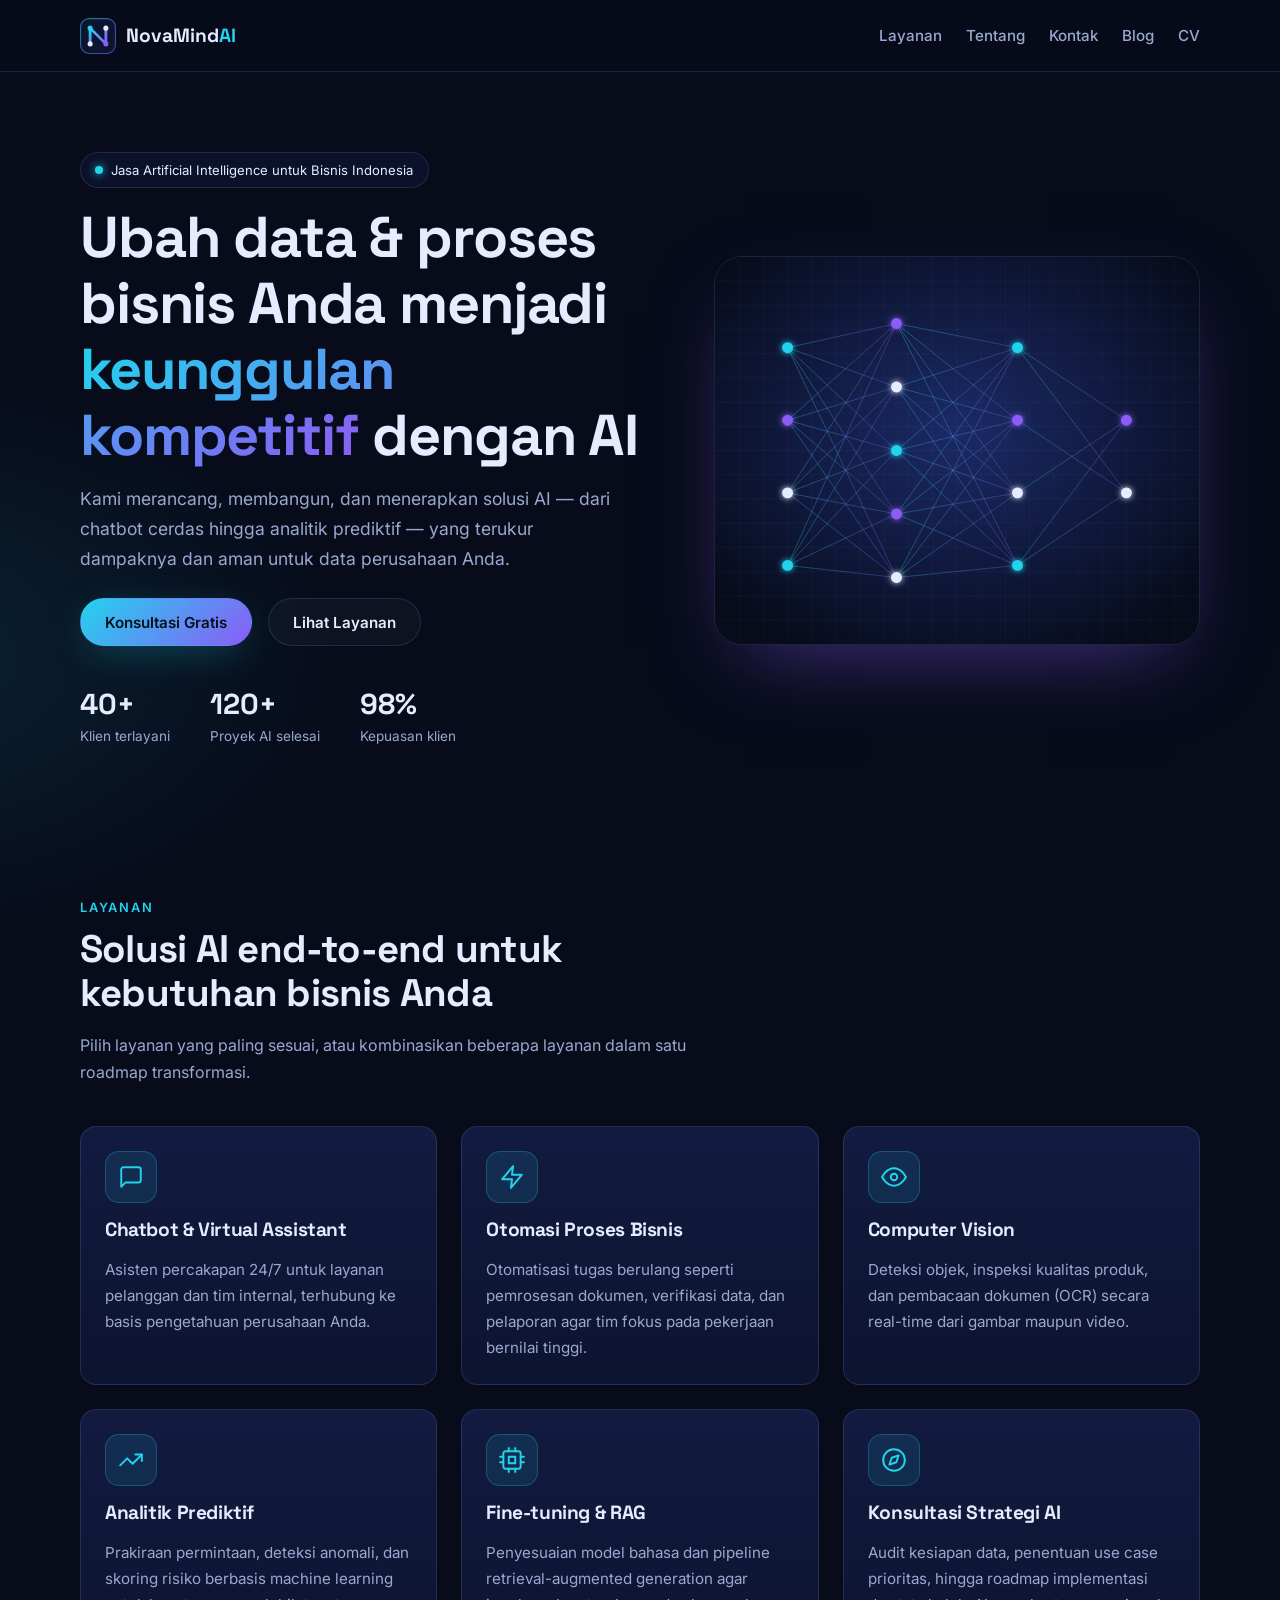
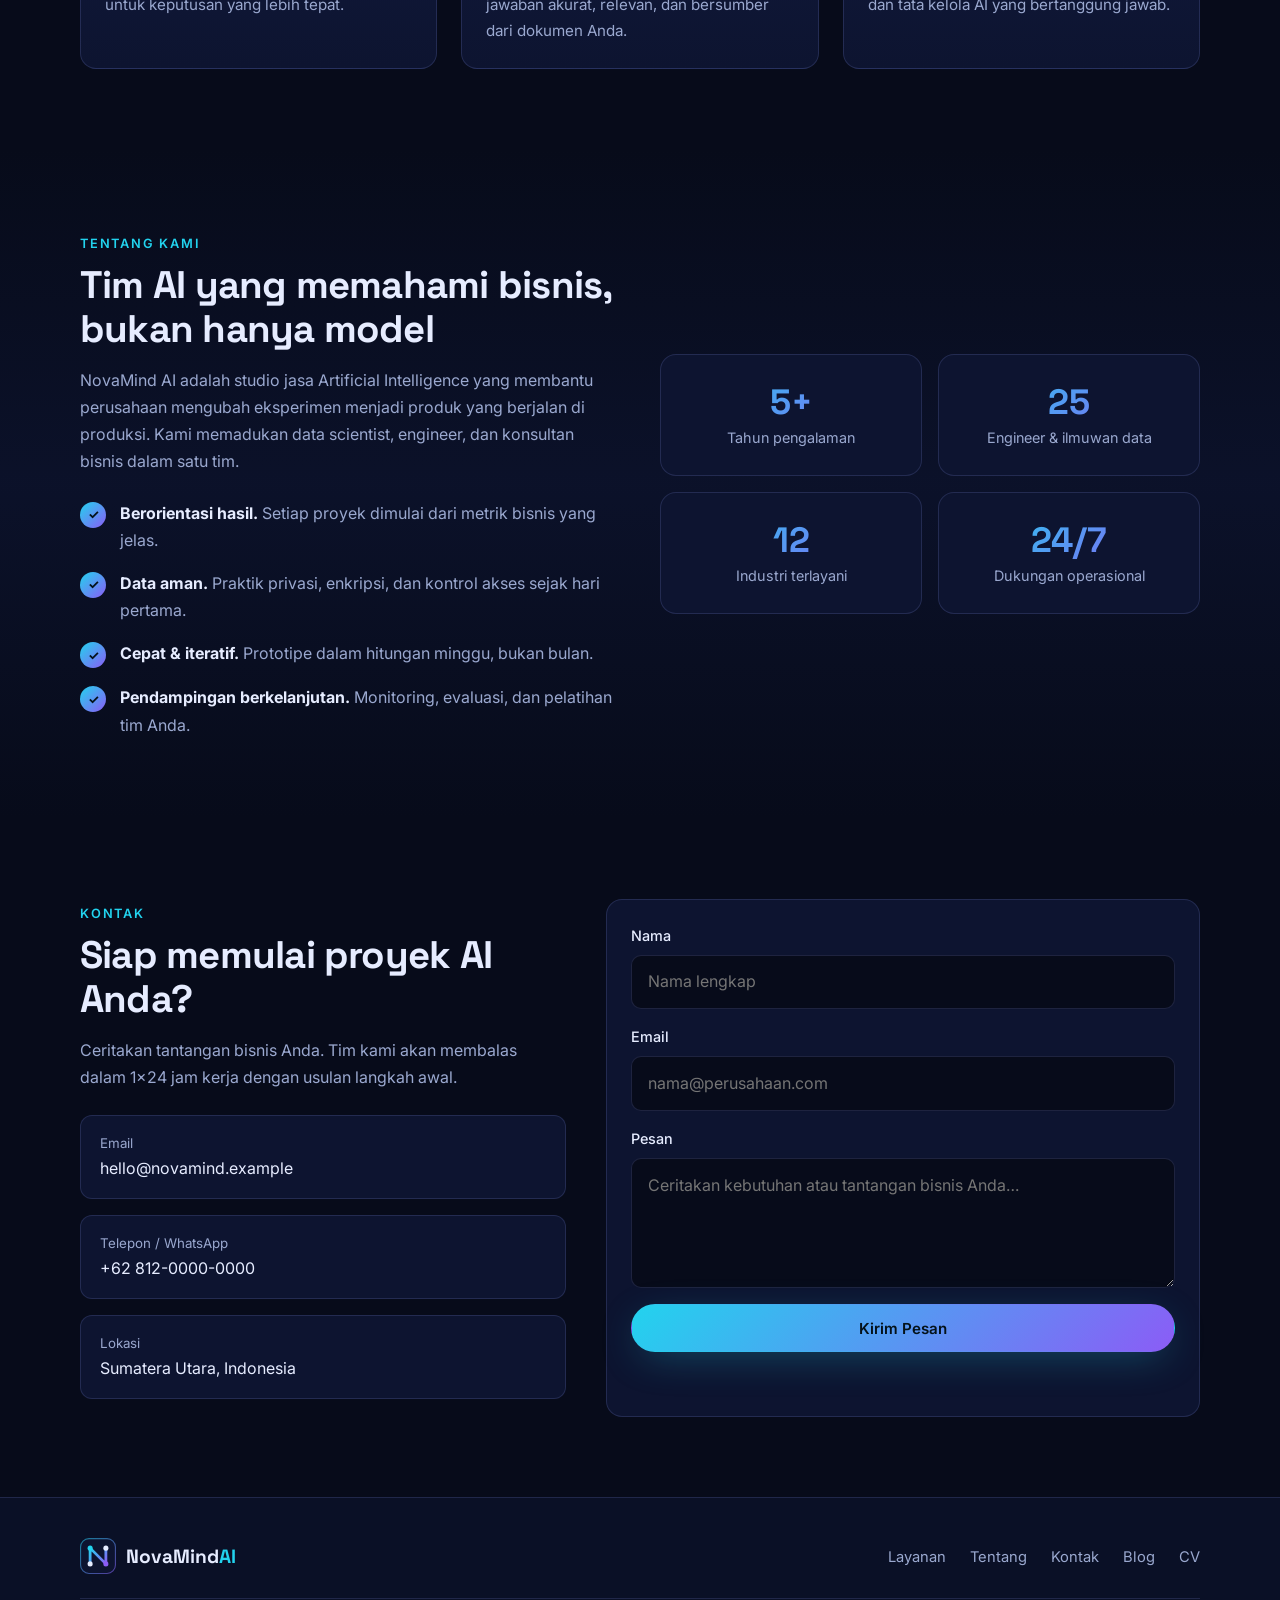
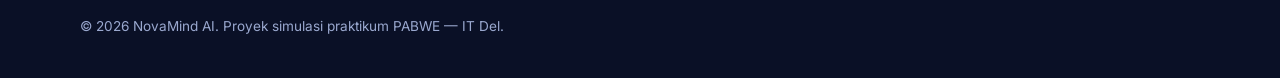
<file: index.html>
<!doctype html>
<html lang="id">
  <head>
    <meta charset="UTF-8" />
    <meta name="viewport" content="width=device-width, initial-scale=1.0" />
    <title>NovaMind AI — Jasa Artificial Intelligence untuk Bisnis</title>
    <link rel="canonical" href="https://ifs24032-p2.netlify.app/" />
    <meta
      name="description"
      content="NovaMind AI menyediakan jasa chatbot, otomasi proses, computer vision, analitik prediktif, dan fine-tuning model AI untuk bisnis di Indonesia."
    />
    <link rel="icon" href="assets/img/logo.svg" type="image/svg+xml" />
    <link rel="preload" as="image" href="assets/img/hero.svg" />

    <!-- Google Fonts (diperbolehkan): Space Grotesk untuk heading, Inter untuk teks -->
    <link rel="preconnect" href="https://fonts.googleapis.com" />
    <link rel="preconnect" href="https://fonts.gstatic.com" crossorigin />
    <!-- Font dimuat async (pola media=print → swap) agar tidak memblokir render pertama;
         fallback <noscript> tetap memuatnya secara normal bila JS/CSS-swap tidak berjalan. -->
    <link rel="preload" as="style" href="https://fonts.googleapis.com/css2?family=Inter:wght@400;500;600&family=Space+Grotesk:wght@500;700&display=swap" />
    <link rel="stylesheet" href="https://fonts.googleapis.com/css2?family=Inter:wght@400;500;600&family=Space+Grotesk:wght@500;700&display=swap" media="print" onload="this.media='all'" />
    <noscript><link rel="stylesheet" href="https://fonts.googleapis.com/css2?family=Inter:wght@400;500;600&family=Space+Grotesk:wght@500;700&display=swap" /></noscript>

    <!-- External CSS (wajib) — tanpa Bootstrap / Tailwind pada halaman ini -->
    <link rel="stylesheet" href="assets/css/style.css" />
  </head>

  <body>
    <a class="skip-link" href="#main">Lewati ke konten utama</a>

    <!-- ===================== HEADER / NAVBAR ===================== -->
    <header class="site-header">
      <div class="container">
        <a class="brand" href="index.html" aria-label="NovaMind AI — Beranda">
          <img src="assets/img/logo.svg" alt="" width="36" height="36" />
          <span class="brand-name">NovaMind<span>AI</span></span>
        </a>

        <button
          class="nav-toggle"
          type="button"
          aria-controls="nav-menu"
          aria-expanded="false"
          aria-label="Buka menu navigasi"
        >
          ☰
        </button>

        <nav aria-label="Navigasi utama">
          <ul class="nav-menu" id="nav-menu">
            <!-- Link ke section di halaman yang sama -->
            <li><a href="#layanan">Layanan</a></li>
            <li><a href="#tentang">Tentang</a></li>
            <li><a href="#kontak">Kontak</a></li>
            <!-- Link ke halaman lain di proyek -->
            <li><a href="blog.html">Blog</a></li>
            <li><a href="cv.html">CV</a></li>
          </ul>
        </nav>
      </div>
    </header>

    <main id="main">
      <!-- ===================== HERO ===================== -->
      <section class="hero" aria-labelledby="hero-title">
        <div class="container hero-grid">
          <div class="hero-content">
            <span class="badge">Jasa Artificial Intelligence untuk Bisnis Indonesia</span>
            <h1 id="hero-title">
              Ubah data &amp; proses bisnis Anda menjadi <span class="text-gradient">keunggulan kompetitif</span> dengan AI
            </h1>
            <p class="hero-desc">
              Kami merancang, membangun, dan menerapkan solusi AI — dari chatbot cerdas hingga analitik prediktif —
              yang terukur dampaknya dan aman untuk data perusahaan Anda.
            </p>

            <div class="hero-actions">
              <!-- Tombol CTA -->
              <a class="btn btn-primary" href="#kontak">Konsultasi Gratis</a>
              <a class="btn btn-ghost" href="#layanan">Lihat Layanan</a>
            </div>

            <ul class="hero-stats">
              <li><strong>40+</strong><span>Klien terlayani</span></li>
              <li><strong>120+</strong><span>Proyek AI selesai</span></li>
              <li><strong>98%</strong><span>Kepuasan klien</span></li>
            </ul>
          </div>

          <div class="hero-visual">
            <img
              src="assets/img/hero.svg"
              alt="Ilustrasi jaringan saraf tiruan berwarna cyan dan violet"
              width="800"
              height="640"
            />
          </div>
        </div>
      </section>

      <!-- ===================== LAYANAN ===================== -->
      <section id="layanan" aria-labelledby="layanan-title">
        <div class="container">
          <div class="section-head">
            <span class="eyebrow">Layanan</span>
            <h2 id="layanan-title">Solusi AI end-to-end untuk kebutuhan bisnis Anda</h2>
            <p>Pilih layanan yang paling sesuai, atau kombinasikan beberapa layanan dalam satu roadmap transformasi.</p>
          </div>

          <div class="service-grid">
            <!-- Setiap layanan = 1 <article> card -->
            <article class="card">
              <div class="card-icon" aria-hidden="true">
                <svg viewBox="0 0 24 24"><path d="M21 15a2 2 0 0 1-2 2H7l-4 4V5a2 2 0 0 1 2-2h14a2 2 0 0 1 2 2z" /></svg>
              </div>
              <h3>Chatbot &amp; Virtual Assistant</h3>
              <p>
                Asisten percakapan 24/7 untuk layanan pelanggan dan tim internal, terhubung ke basis pengetahuan
                perusahaan Anda.
              </p>
            </article>

            <article class="card">
              <div class="card-icon" aria-hidden="true">
                <svg viewBox="0 0 24 24"><polygon points="13 2 3 14 12 14 11 22 21 10 12 10 13 2" /></svg>
              </div>
              <h3>Otomasi Proses Bisnis</h3>
              <p>
                Otomatisasi tugas berulang seperti pemrosesan dokumen, verifikasi data, dan pelaporan agar tim fokus
                pada pekerjaan bernilai tinggi.
              </p>
            </article>

            <article class="card">
              <div class="card-icon" aria-hidden="true">
                <svg viewBox="0 0 24 24">
                  <path d="M1 12s4-8 11-8 11 8 11 8-4 8-11 8-11-8-11-8z" /><circle cx="12" cy="12" r="3" />
                </svg>
              </div>
              <h3>Computer Vision</h3>
              <p>
                Deteksi objek, inspeksi kualitas produk, dan pembacaan dokumen (OCR) secara real-time dari gambar
                maupun video.
              </p>
            </article>

            <article class="card">
              <div class="card-icon" aria-hidden="true">
                <svg viewBox="0 0 24 24">
                  <polyline points="22 7 13.5 15.5 8.5 10.5 2 17" /><polyline points="16 7 22 7 22 13" />
                </svg>
              </div>
              <h3>Analitik Prediktif</h3>
              <p>
                Prakiraan permintaan, deteksi anomali, dan skoring risiko berbasis machine learning untuk keputusan
                yang lebih tepat.
              </p>
            </article>

            <article class="card">
              <div class="card-icon" aria-hidden="true">
                <svg viewBox="0 0 24 24">
                  <rect x="4" y="4" width="16" height="16" rx="2" /><rect x="9" y="9" width="6" height="6" />
                  <path d="M9 1v3M15 1v3M9 20v3M15 20v3M20 9h3M20 14h3M1 9h3M1 14h3" />
                </svg>
              </div>
              <h3>Fine-tuning &amp; RAG</h3>
              <p>
                Penyesuaian model bahasa dan pipeline retrieval-augmented generation agar jawaban akurat, relevan,
                dan bersumber dari dokumen Anda.
              </p>
            </article>

            <article class="card">
              <div class="card-icon" aria-hidden="true">
                <svg viewBox="0 0 24 24">
                  <circle cx="12" cy="12" r="10" />
                  <polygon points="16.24 7.76 14.12 14.12 7.76 16.24 9.88 9.88 16.24 7.76" />
                </svg>
              </div>
              <h3>Konsultasi Strategi AI</h3>
              <p>
                Audit kesiapan data, penentuan use case prioritas, hingga roadmap implementasi dan tata kelola AI yang
                bertanggung jawab.
              </p>
            </article>
          </div>
        </div>
      </section>

      <!-- ===================== TENTANG / KEUNGGULAN ===================== -->
      <section id="tentang" class="about" aria-labelledby="tentang-title">
        <div class="container about-grid">
          <div>
            <span class="eyebrow">Tentang Kami</span>
            <h2 id="tentang-title">Tim AI yang memahami bisnis, bukan hanya model</h2>
            <p>
              NovaMind AI adalah studio jasa Artificial Intelligence yang membantu perusahaan mengubah eksperimen
              menjadi produk yang berjalan di produksi. Kami memadukan data scientist, engineer, dan konsultan bisnis
              dalam satu tim.
            </p>

            <ul class="about-list">
              <li><span><strong>Berorientasi hasil.</strong> Setiap proyek dimulai dari metrik bisnis yang jelas.</span></li>
              <li><span><strong>Data aman.</strong> Praktik privasi, enkripsi, dan kontrol akses sejak hari pertama.</span></li>
              <li><span><strong>Cepat &amp; iteratif.</strong> Prototipe dalam hitungan minggu, bukan bulan.</span></li>
              <li><span><strong>Pendampingan berkelanjutan.</strong> Monitoring, evaluasi, dan pelatihan tim Anda.</span></li>
            </ul>
          </div>

          <div class="stat-grid" aria-label="Statistik perusahaan">
            <div class="stat"><strong class="text-gradient">5+</strong><span>Tahun pengalaman</span></div>
            <div class="stat"><strong class="text-gradient">25</strong><span>Engineer &amp; ilmuwan data</span></div>
            <div class="stat"><strong class="text-gradient">12</strong><span>Industri terlayani</span></div>
            <div class="stat"><strong class="text-gradient">24/7</strong><span>Dukungan operasional</span></div>
          </div>
        </div>
      </section>

      <!-- ===================== KONTAK / CTA ===================== -->
      <section id="kontak" aria-labelledby="kontak-title">
        <div class="container contact-grid">
          <div>
            <span class="eyebrow">Kontak</span>
            <h2 id="kontak-title">Siap memulai proyek AI Anda?</h2>
            <p>Ceritakan tantangan bisnis Anda. Tim kami akan membalas dalam 1×24 jam kerja dengan usulan langkah awal.</p>

            <ul class="contact-info">
              <li><small>Email</small>hello@novamind.example</li>
              <li><small>Telepon / WhatsApp</small>+62 812-0000-0000</li>
              <li><small>Lokasi</small>Sumatera Utara, Indonesia</li>
            </ul>
          </div>

          <!-- Form sederhana: nama, email, pesan -->
          <form class="contact-form" id="contact-form" novalidate>
            <div class="form-row">
              <label for="nama">Nama</label>
              <input type="text" id="nama" name="nama" placeholder="Nama lengkap" autocomplete="name" required minlength="2" maxlength="80" />
            </div>
            <div class="form-row">
              <label for="email">Email</label>
              <input type="email" id="email" name="email" placeholder="nama@perusahaan.com" autocomplete="email" required maxlength="120" />
            </div>
            <div class="form-row">
              <label for="pesan">Pesan</label>
              <textarea id="pesan" name="pesan" placeholder="Ceritakan kebutuhan atau tantangan bisnis Anda…" required minlength="10" maxlength="1000"></textarea>
            </div>
            <button class="btn btn-primary" type="submit">Kirim Pesan</button>
            <p id="form-status" role="status" aria-live="polite"></p>
          </form>
        </div>
      </section>
    </main>

    <!-- ===================== FOOTER ===================== -->
    <footer class="site-footer">
      <div class="container footer-grid">
        <a class="brand" href="index.html">
          <img src="assets/img/logo.svg" alt="" width="36" height="36" />
          <span class="brand-name">NovaMind<span>AI</span></span>
        </a>

        <nav aria-label="Tautan cepat">
          <ul class="footer-links">
            <li><a href="#layanan">Layanan</a></li>
            <li><a href="#tentang">Tentang</a></li>
            <li><a href="#kontak">Kontak</a></li>
            <li><a href="blog.html">Blog</a></li>
            <li><a href="cv.html">CV</a></li>
          </ul>
        </nav>

        <p class="copyright">© 2026 NovaMind AI. Proyek simulasi praktikum PABWE — IT Del.</p>
      </div>
    </footer>

    <script>
      // --- Menu mobile: buka/tutup dropdown navigasi ---
      const toggle = document.querySelector(".nav-toggle");
      const menu = document.getElementById("nav-menu");

      toggle.addEventListener("click", () => {
        const open = menu.classList.toggle("is-open");
        toggle.setAttribute("aria-expanded", String(open));
      });
      // Tutup menu setelah salah satu link diklik
      menu.addEventListener("click", (e) => {
        if (e.target.closest("a")) {
          menu.classList.remove("is-open");
          toggle.setAttribute("aria-expanded", "false");
        }
      });

      // --- Form kontak: validasi bawaan browser + umpan balik ---
      // Catatan: belum terhubung ke backend; data tidak dikirim ke server manapun.
      const form = document.getElementById("contact-form");
      const status = document.getElementById("form-status");

      form.addEventListener("submit", (e) => {
        e.preventDefault();
        if (!form.checkValidity()) {
          form.reportValidity();
          return;
        }
        const nama = form.elements.nama.value.trim();
        status.textContent = `Terima kasih, ${nama}! Pesan Anda sudah kami terima (simulasi).`;
        form.reset();
      });
    </script>
  </body>
</html>
</file>
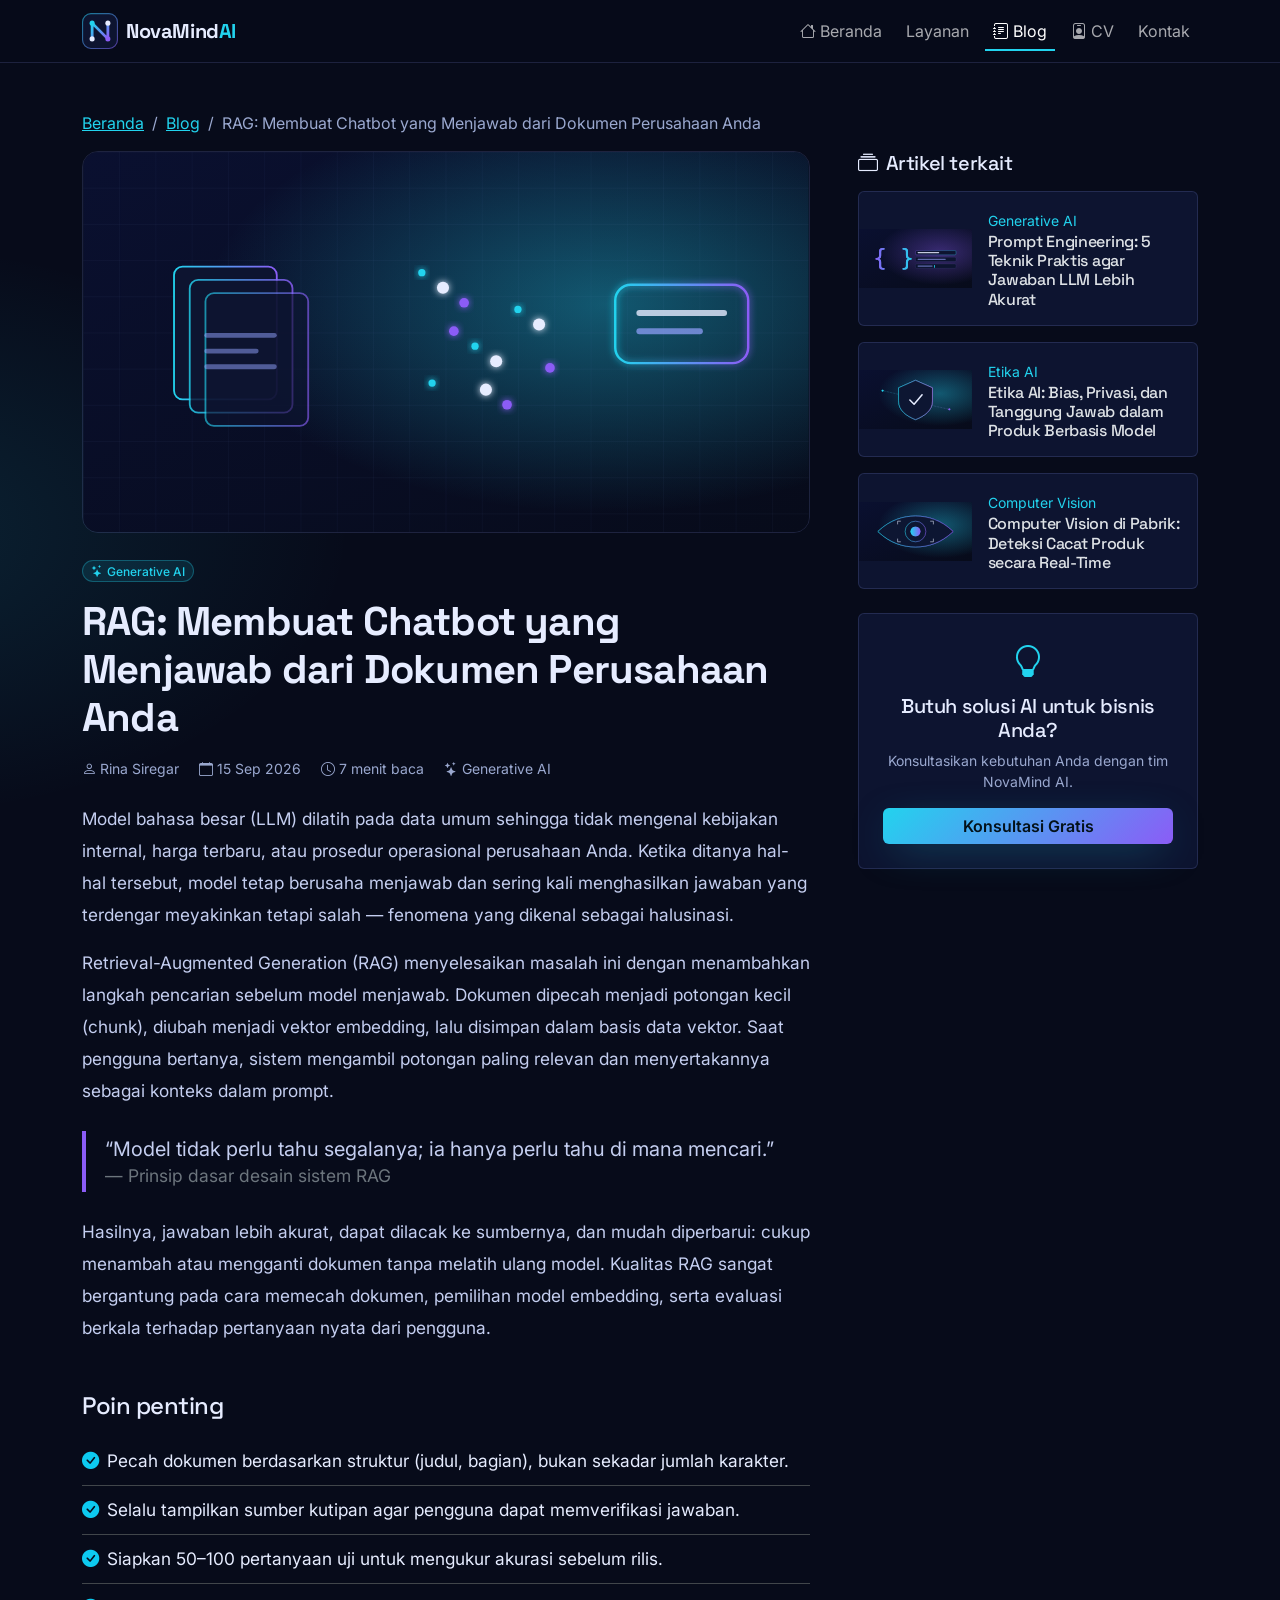
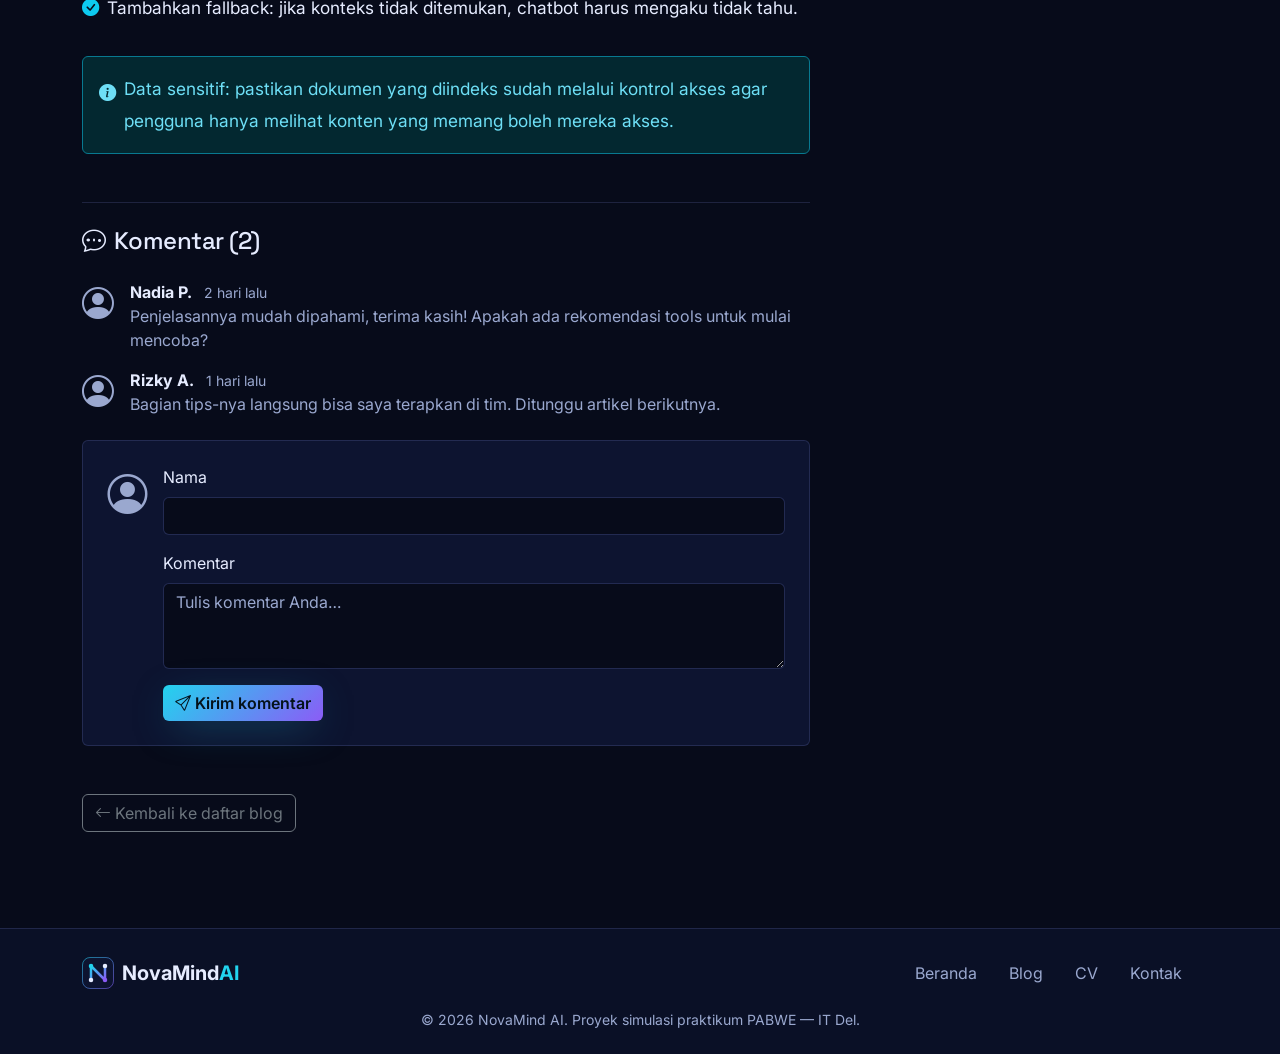
<file: blog-detail.html>
<!doctype html>
<html lang="id" data-bs-theme="dark">
  <head>
    <meta charset="UTF-8" />
    <meta name="viewport" content="width=device-width, initial-scale=1" />
    <title>RAG: Membuat Chatbot yang Menjawab dari Dokumen Perusahaan Anda — Blog NovaMind AI</title>
    <meta name="description" content="Model bahasa besar sering menjawab dengan yakin tetapi keliru. Retrieval-Augmented Generation (RAG) menambatkan jawaban pada dokumen milik Anda sendiri." />
    <link rel="canonical" href="https://ifs24032-p2.netlify.app/blog-detail" />
    <link rel="icon" href="assets/img/logo.svg" type="image/svg+xml" />
    <link rel="preload" as="image" href="assets/img/cover-rag.svg" fetchpriority="high" />


    <!-- Google Fonts (sama dengan halaman lain agar identitas visual konsisten) -->
    <link rel="preconnect" href="https://fonts.googleapis.com" />
    <link rel="preconnect" href="https://fonts.gstatic.com" crossorigin />
    <!-- Font dimuat async (pola media=print → swap) agar tidak memblokir render pertama. -->
    <link rel="preload" as="style" href="https://fonts.googleapis.com/css2?family=Inter:wght@400;500;600&family=Space+Grotesk:wght@500;700&display=swap" />
    <link rel="stylesheet" href="https://fonts.googleapis.com/css2?family=Inter:wght@400;500;600&family=Space+Grotesk:wght@500;700&display=swap" media="print" onload="this.media='all'" />
    <noscript><link rel="stylesheet" href="https://fonts.googleapis.com/css2?family=Inter:wght@400;500;600&family=Space+Grotesk:wght@500;700&display=swap" /></noscript>

    <!-- Bootstrap 5.3.8 & Bootstrap Icons 1.13.1 — di-host sendiri, di-purge saat build
         (hanya kelas & glyph ikon yang dipakai), dan digabung jadi 1 file dengan
         penyesuaian tema (bootstrap-custom.css) agar cuma 1 request CSS, bukan 3. -->
    <link rel="stylesheet" href="assets/css/bundle.css" integrity="sha384-8rNVTm2sN/dijs/w8bCyIgE4q/jbCINlvUwIbx6OSVzBhlKeupH2mlw5J9xEkggo" />
  </head>

  <body>
    <!-- ===================== NAVBAR (Bootstrap) ===================== -->
    <nav class="navbar navbar-expand-lg navbar-site sticky-top" aria-label="Navigasi utama">
      <div class="container">
        <a class="navbar-brand d-flex align-items-center gap-2 fw-bold" href="index.html">
          <img src="assets/img/logo.svg" alt="" width="36" height="36" />
          <span class="brand-name">NovaMind<span class="brand-ai">AI</span></span>
        </a>
        <button class="navbar-toggler" type="button" data-bs-toggle="collapse" data-bs-target="#navMain" aria-controls="navMain" aria-expanded="false" aria-label="Buka menu navigasi">
          <span class="navbar-toggler-icon"></span>
        </button>
        <div class="collapse navbar-collapse" id="navMain">
          <ul class="navbar-nav ms-auto gap-lg-2">
            <li class="nav-item"><a class="nav-link" href="index.html"><i class="bi bi-house me-1"></i>Beranda</a></li>
            <li class="nav-item"><a class="nav-link" href="index.html#layanan">Layanan</a></li>
            <li class="nav-item"><a class="nav-link active" aria-current="page" href="blog.html"><i class="bi bi-journal-text me-1"></i>Blog</a></li>
            <li class="nav-item"><a class="nav-link" href="cv.html"><i class="bi bi-person-badge me-1"></i>CV</a></li>
            <li class="nav-item"><a class="nav-link" href="index.html#kontak">Kontak</a></li>
          </ul>
        </div>
      </div>
    </nav>

    <main class="container py-4 py-lg-5">
      <!-- Breadcrumb -->
      <nav aria-label="breadcrumb">
        <ol class="breadcrumb small">
          <li class="breadcrumb-item"><a href="index.html">Beranda</a></li>
          <li class="breadcrumb-item"><a href="blog.html">Blog</a></li>
          <li class="breadcrumb-item active" aria-current="page" id="crumb-title">RAG: Membuat Chatbot yang Menjawab dari Dokumen Perusahaan Anda</li>
        </ol>
      </nav>

      <div class="row gy-5 gx-lg-5">
        <!-- ============ KOLOM UTAMA: artikel + komentar ============ -->
        <div class="col-lg-8">
          <!-- Konten default (tanpa JS). Bila URL memuat ?id=..., JS menggantinya dengan artikel yang dipilih. -->
          <article id="article">
          <img id="art-cover" class="cover-img rounded-4 border mb-4" src="assets/img/cover-rag.svg" alt="Cover artikel: RAG: Membuat Chatbot yang Menjawab dari Dokumen Perusahaan Anda" width="1200" height="630" />
          <span id="art-cat" class="badge badge-ai rounded-pill mb-3"><i class="bi bi-stars me-1"></i>Generative AI</span>
          <h1 id="art-title" class="display-6 fw-bold mb-3">RAG: Membuat Chatbot yang Menjawab dari Dokumen Perusahaan Anda</h1>
          <ul class="list-inline text-secondary small mb-4">
            <li class="list-inline-item me-3"><i class="bi bi-person me-1"></i>Rina Siregar</li>
            <li class="list-inline-item me-3"><i class="bi bi-calendar me-1"></i><time datetime="2026-09-15">15 Sep 2026</time></li>
            <li class="list-inline-item me-3"><i class="bi bi-clock me-1"></i>7 menit baca</li>
            <li class="list-inline-item"><i class="bi bi-stars me-1"></i>Generative AI</li>
          </ul>

          <div class="article-body">
            <p>Model bahasa besar (LLM) dilatih pada data umum sehingga tidak mengenal kebijakan internal, harga terbaru, atau prosedur operasional perusahaan Anda. Ketika ditanya hal-hal tersebut, model tetap berusaha menjawab dan sering kali menghasilkan jawaban yang terdengar meyakinkan tetapi salah — fenomena yang dikenal sebagai halusinasi.</p>
            <p>Retrieval-Augmented Generation (RAG) menyelesaikan masalah ini dengan menambahkan langkah pencarian sebelum model menjawab. Dokumen dipecah menjadi potongan kecil (chunk), diubah menjadi vektor embedding, lalu disimpan dalam basis data vektor. Saat pengguna bertanya, sistem mengambil potongan paling relevan dan menyertakannya sebagai konteks dalam prompt.</p>
            <blockquote class="blockquote my-4">
              <p class="mb-2">“Model tidak perlu tahu segalanya; ia hanya perlu tahu di mana mencari.”</p>
              <footer class="blockquote-footer">Prinsip dasar desain sistem RAG</footer>
            </blockquote>
            <p>Hasilnya, jawaban lebih akurat, dapat dilacak ke sumbernya, dan mudah diperbarui: cukup menambah atau mengganti dokumen tanpa melatih ulang model. Kualitas RAG sangat bergantung pada cara memecah dokumen, pemilihan model embedding, serta evaluasi berkala terhadap pertanyaan nyata dari pengguna.</p>

            <h2 class="h4 mt-5">Poin penting</h2>
            <ul class="list-group list-group-flush my-3">
            <li class="list-group-item bg-transparent border-secondary-subtle px-0"><i class="bi bi-check-circle-fill text-info me-2"></i>Pecah dokumen berdasarkan struktur (judul, bagian), bukan sekadar jumlah karakter.</li>
            <li class="list-group-item bg-transparent border-secondary-subtle px-0"><i class="bi bi-check-circle-fill text-info me-2"></i>Selalu tampilkan sumber kutipan agar pengguna dapat memverifikasi jawaban.</li>
            <li class="list-group-item bg-transparent border-secondary-subtle px-0"><i class="bi bi-check-circle-fill text-info me-2"></i>Siapkan 50–100 pertanyaan uji untuk mengukur akurasi sebelum rilis.</li>
            <li class="list-group-item bg-transparent border-secondary-subtle px-0"><i class="bi bi-check-circle-fill text-info me-2"></i>Tambahkan fallback: jika konteks tidak ditemukan, chatbot harus mengaku tidak tahu.</li>
            </ul>

            <div class="alert alert-info d-flex gap-2 align-items-start mt-4" role="alert">
              <i class="bi bi-info-circle-fill mt-1"></i>
              <div>Data sensitif: pastikan dokumen yang diindeks sudah melalui kontrol akses agar pengguna hanya melihat konten yang memang boleh mereka akses.</div>
            </div>
          </div>
          </article>

          <!-- ============ KOMENTAR ============ -->
          <section class="mt-5 pt-4 border-top" aria-labelledby="komentar-title">
            <h2 class="h4 mb-4" id="komentar-title"><i class="bi bi-chat-dots me-2"></i>Komentar (<span id="comment-count">2</span>)</h2>

            <ul class="list-unstyled d-grid gap-3 mb-4" id="comment-list">
              <li class="d-flex gap-3">
                <i class="bi bi-person-circle fs-2 text-secondary"></i>
                <div><strong>Nadia P.</strong> <small class="text-secondary ms-2">2 hari lalu</small>
                  <p class="mb-0 text-secondary">Penjelasannya mudah dipahami, terima kasih! Apakah ada rekomendasi tools untuk mulai mencoba?</p></div>
              </li>
              <li class="d-flex gap-3">
                <i class="bi bi-person-circle fs-2 text-secondary"></i>
                <div><strong>Rizky A.</strong> <small class="text-secondary ms-2">1 hari lalu</small>
                  <p class="mb-0 text-secondary">Bagian tips-nya langsung bisa saya terapkan di tim. Ditunggu artikel berikutnya.</p></div>
              </li>
            </ul>

            <!-- Form komentar sederhana (Bootstrap form + validasi) -->
            <form id="comment-form" class="card p-3 p-md-4 needs-validation" novalidate>
              <div class="d-flex gap-3">
                <i class="bi bi-person-circle fs-1 text-secondary d-none d-sm-block"></i>
                <div class="flex-grow-1">
                  <div class="mb-3">
                    <label for="c-name" class="form-label">Nama</label>
                    <input type="text" class="form-control" id="c-name" maxlength="60" required />
                    <div class="invalid-feedback">Nama wajib diisi.</div>
                  </div>
                  <div class="mb-3">
                    <label for="c-text" class="form-label">Komentar</label>
                    <textarea class="form-control" id="c-text" rows="3" maxlength="500" placeholder="Tulis komentar Anda…" required></textarea>
                    <div class="invalid-feedback">Komentar wajib diisi.</div>
                  </div>
                  <button type="submit" class="btn btn-brand"><i class="bi bi-send me-1"></i>Kirim komentar</button>
                </div>
              </div>
            </form>
          </section>
        </div>

        <!-- ============ SIDEBAR ============ -->
        <aside class="col-lg-4" aria-label="Artikel terkait">
          <div class="position-sticky" style="top: 6rem">
            <h2 class="h5 mb-3"><i class="bi bi-collection me-2"></i>Artikel terkait</h2>
            <div id="related">
            <a class="card card-blog text-decoration-none mb-3 overflow-hidden" href="blog-detail.html?id=prompt-engineering-praktis">
              <div class="row g-0 align-items-center">
                <div class="col-4"><img src="assets/img/cover-prompt.svg" class="img-fluid h-100 object-fit-cover" alt="" loading="lazy" /></div>
                <div class="col-8"><div class="card-body p-3">
                  <span class="small" style="color: var(--brand-cyan)">Generative AI</span>
                  <h3 class="h6 mb-0 text-body">Prompt Engineering: 5 Teknik Praktis agar Jawaban LLM Lebih Akurat</h3>
                </div></div>
              </div>
            </a>
            <a class="card card-blog text-decoration-none mb-3 overflow-hidden" href="blog-detail.html?id=etika-ai-bisnis">
              <div class="row g-0 align-items-center">
                <div class="col-4"><img src="assets/img/cover-etika.svg" class="img-fluid h-100 object-fit-cover" alt="" loading="lazy" /></div>
                <div class="col-8"><div class="card-body p-3">
                  <span class="small" style="color: var(--brand-cyan)">Etika AI</span>
                  <h3 class="h6 mb-0 text-body">Etika AI: Bias, Privasi, dan Tanggung Jawab dalam Produk Berbasis Model</h3>
                </div></div>
              </div>
            </a>
            <a class="card card-blog text-decoration-none mb-3 overflow-hidden" href="blog-detail.html?id=computer-vision-pabrik">
              <div class="row g-0 align-items-center">
                <div class="col-4"><img src="assets/img/cover-vision.svg" class="img-fluid h-100 object-fit-cover" alt="" loading="lazy" /></div>
                <div class="col-8"><div class="card-body p-3">
                  <span class="small" style="color: var(--brand-cyan)">Computer Vision</span>
                  <h3 class="h6 mb-0 text-body">Computer Vision di Pabrik: Deteksi Cacat Produk secara Real-Time</h3>
                </div></div>
              </div>
            </a>
            </div>

            <div class="card p-4 mt-4 text-center">
              <i class="bi bi-lightbulb fs-2" style="color: var(--brand-cyan)"></i>
              <h3 class="h5 mt-2">Butuh solusi AI untuk bisnis Anda?</h3>
              <p class="text-secondary small">Konsultasikan kebutuhan Anda dengan tim NovaMind AI.</p>
              <a href="index.html#kontak" class="btn btn-brand">Konsultasi Gratis</a>
            </div>
          </div>
        </aside>
      </div>

      <a href="blog.html" class="btn btn-outline-secondary mt-5"><i class="bi bi-arrow-left me-1"></i>Kembali ke daftar blog</a>
    </main>

    <!-- ===================== FOOTER ===================== -->
    <footer class="border-top mt-5 py-4" style="background: rgba(13, 20, 48, 0.6)">
      <div class="container d-flex flex-column flex-md-row justify-content-between align-items-center gap-3">
        <a class="d-inline-flex align-items-center gap-2 text-decoration-none fw-bold fs-5" href="index.html">
          <img src="assets/img/logo.svg" alt="" width="32" height="32" />
          <span class="brand-name">NovaMind<span class="brand-ai">AI</span></span>
        </a>
        <ul class="nav justify-content-center">
          <li class="nav-item"><a class="nav-link text-secondary" href="index.html">Beranda</a></li>
          <li class="nav-item"><a class="nav-link text-secondary" href="blog.html">Blog</a></li>
          <li class="nav-item"><a class="nav-link text-secondary" href="cv.html">CV</a></li>
          <li class="nav-item"><a class="nav-link text-secondary" href="index.html#kontak">Kontak</a></li>
        </ul>
      </div>
      <p class="container text-secondary small text-center mt-3 mb-0">© 2026 NovaMind AI. Proyek simulasi praktikum PABWE — IT Del.</p>
    </footer>

    <!-- Pengganti ringan bootstrap.bundle.min.js: seluruh bundle JS Bootstrap (≈80 KB)
         cuma dipakai untuk toggle navbar mobile, jadi diganti vanilla JS beberapa baris
         (perilaku collapse & class "show" tetap sama, mengikuti CSS Bootstrap yang ada). -->
    <script>
      document.querySelectorAll('[data-bs-toggle="collapse"]').forEach((btn) => {
        btn.addEventListener("click", () => {
          const target = document.querySelector(btn.getAttribute("data-bs-target"));
          if (!target) return;
          const shown = target.classList.toggle("show");
          btn.setAttribute("aria-expanded", String(shown));
        });
      });
      // Tutup menu setelah salah satu link diklik (khusus mode mobile)
      document.querySelectorAll(".navbar-collapse").forEach((menu) => {
        menu.addEventListener("click", (e) => {
          if (e.target.closest("a")) {
            menu.classList.remove("show");
            document.querySelector('[data-bs-target="#' + menu.id + '"]')?.setAttribute("aria-expanded", "false");
          }
        });
      });
    </script>

    <script>
      // ============ DATA ARTIKEL (konten dibuat sendiri, bertema AI) ============
      const ARTICLES = {
  "rag-untuk-bisnis": {
    "id": "rag-untuk-bisnis",
    "cat": "Generative AI",
    "cover": "cover-rag.svg",
    "title": "RAG: Membuat Chatbot yang Menjawab dari Dokumen Perusahaan Anda",
    "author": "Rina Siregar",
    "iso": "2026-09-15",
    "date": "15 Sep 2026",
    "read": 7,
    "p": [
      "Model bahasa besar (LLM) dilatih pada data umum sehingga tidak mengenal kebijakan internal, harga terbaru, atau prosedur operasional perusahaan Anda. Ketika ditanya hal-hal tersebut, model tetap berusaha menjawab dan sering kali menghasilkan jawaban yang terdengar meyakinkan tetapi salah — fenomena yang dikenal sebagai halusinasi.",
      "Retrieval-Augmented Generation (RAG) menyelesaikan masalah ini dengan menambahkan langkah pencarian sebelum model menjawab. Dokumen dipecah menjadi potongan kecil (chunk), diubah menjadi vektor embedding, lalu disimpan dalam basis data vektor. Saat pengguna bertanya, sistem mengambil potongan paling relevan dan menyertakannya sebagai konteks dalam prompt.",
      "Hasilnya, jawaban lebih akurat, dapat dilacak ke sumbernya, dan mudah diperbarui: cukup menambah atau mengganti dokumen tanpa melatih ulang model. Kualitas RAG sangat bergantung pada cara memecah dokumen, pemilihan model embedding, serta evaluasi berkala terhadap pertanyaan nyata dari pengguna."
    ],
    "quote": "Model tidak perlu tahu segalanya; ia hanya perlu tahu di mana mencari.",
    "qsrc": "Prinsip dasar desain sistem RAG",
    "tips": [
      "Pecah dokumen berdasarkan struktur (judul, bagian), bukan sekadar jumlah karakter.",
      "Selalu tampilkan sumber kutipan agar pengguna dapat memverifikasi jawaban.",
      "Siapkan 50–100 pertanyaan uji untuk mengukur akurasi sebelum rilis.",
      "Tambahkan fallback: jika konteks tidak ditemukan, chatbot harus mengaku tidak tahu."
    ],
    "alert": "Data sensitif: pastikan dokumen yang diindeks sudah melalui kontrol akses agar pengguna hanya melihat konten yang memang boleh mereka akses."
  },
  "prompt-engineering-praktis": {
    "id": "prompt-engineering-praktis",
    "cat": "Generative AI",
    "cover": "cover-prompt.svg",
    "title": "Prompt Engineering: 5 Teknik Praktis agar Jawaban LLM Lebih Akurat",
    "author": "Andi Pratama",
    "iso": "2026-09-08",
    "date": "8 Sep 2026",
    "read": 6,
    "p": [
      "Prompt engineering adalah seni menyusun instruksi agar model bahasa memahami tugas, konteks, dan format keluaran yang Anda harapkan. Instruksi yang samar menghasilkan jawaban yang samar; instruksi yang spesifik hampir selalu menghasilkan jawaban yang lebih berguna.",
      "Kerangka sederhana yang efektif terdiri dari peran, tugas, konteks, batasan, dan format keluaran. Misalnya, alih-alih meminta “Buat ringkasan”, tulis “Sebagai analis bisnis, ringkas laporan ini menjadi lima poin untuk direksi, maksimal 100 kata, dalam bahasa Indonesia formal”.",
      "Teknik lanjutan seperti few-shot prompting (memberi contoh pasangan input–output) dan chain-of-thought (meminta penalaran bertahap) terbukti meningkatkan akurasi pada tugas yang rumit. Namun, prompt yang baik tetap perlu diuji dan diiterasi seperti kode program."
    ],
    "quote": "Prompt yang baik adalah spesifikasi: jelas, terukur, dan dapat diuji.",
    "qsrc": "Catatan tim NovaMind AI",
    "tips": [
      "Berikan peran dan tujuan yang jelas di awal prompt.",
      "Sertakan 2–3 contoh keluaran ideal (few-shot).",
      "Tentukan format keluaran, misalnya tabel atau JSON.",
      "Simpan versi prompt dan uji dengan kasus yang sama setiap kali diubah."
    ],
    "alert": "Jangan menempelkan data pribadi atau rahasia perusahaan ke layanan AI publik tanpa kebijakan penggunaan yang jelas."
  },
  "etika-ai-bisnis": {
    "id": "etika-ai-bisnis",
    "cat": "Etika AI",
    "cover": "cover-etika.svg",
    "title": "Etika AI: Bias, Privasi, dan Tanggung Jawab dalam Produk Berbasis Model",
    "author": "Maya Sari",
    "iso": "2026-09-01",
    "date": "1 Sep 2026",
    "read": 8,
    "p": [
      "Sistem AI belajar dari data, dan data mencerminkan dunia nyata beserta ketimpangannya. Tanpa pemeriksaan, model dapat memperkuat bias terhadap kelompok tertentu, misalnya dalam penilaian kredit, penyaringan lamaran kerja, atau rekomendasi layanan.",
      "Selain bias, ada isu privasi dan transparansi. Perusahaan perlu tahu data apa yang dikumpulkan, untuk tujuan apa, dan berapa lama disimpan. Di Indonesia, pemrosesan data pribadi diatur dalam Undang-Undang Pelindungan Data Pribadi (UU PDP), sehingga kepatuhan hukum harus dirancang sejak awal.",
      "Praktik yang baik mencakup dokumentasi data dan model, pengujian keadilan lintas kelompok, penjelasan keputusan yang dapat dipahami manusia, serta jalur banding bila pengguna merasa dirugikan oleh keputusan otomatis."
    ],
    "quote": "Kecanggihan teknologi tidak menggantikan tanggung jawab manusia atas keputusan yang diambilnya.",
    "qsrc": "Prinsip tata kelola AI",
    "tips": [
      "Audit dataset: siapa yang terwakili dan siapa yang tidak?",
      "Uji performa model per kelompok pengguna, bukan hanya rata-rata.",
      "Libatkan manusia (human-in-the-loop) untuk keputusan berdampak tinggi.",
      "Sediakan penjelasan singkat mengapa model memberi suatu hasil."
    ],
    "alert": "Keputusan berdampak tinggi (kredit, kesehatan, pekerjaan) sebaiknya tidak sepenuhnya diotomasi tanpa tinjauan manusia."
  },
  "computer-vision-pabrik": {
    "id": "computer-vision-pabrik",
    "cat": "Computer Vision",
    "cover": "cover-vision.svg",
    "title": "Computer Vision di Pabrik: Deteksi Cacat Produk secara Real-Time",
    "author": "Budi Hutapea",
    "iso": "2026-08-24",
    "date": "24 Agu 2026",
    "read": 6,
    "p": [
      "Inspeksi visual manual rentan terhadap kelelahan dan inkonsistensi, terutama pada lini produksi berkecepatan tinggi. Computer vision memungkinkan kamera dan model mendeteksi goresan, retak, salah warna, atau komponen yang hilang dalam hitungan milidetik.",
      "Alur umum dimulai dari pengumpulan gambar produk baik dan cacat, pelabelan, pelatihan model deteksi objek atau segmentasi, lalu penerapan pada perangkat edge di dekat lini produksi. Pencahayaan yang konsisten dan posisi kamera yang tepat sering kali lebih menentukan daripada arsitektur model itu sendiri.",
      "Setelah berjalan, model harus dipantau: perubahan material, pencahayaan, atau desain produk dapat menurunkan akurasi. Menyimpan gambar yang salah diprediksi untuk dilatih ulang membuat sistem semakin baik dari waktu ke waktu."
    ],
    "quote": "Data yang konsisten mengalahkan model yang rumit.",
    "qsrc": "Pelajaran dari proyek inspeksi kualitas",
    "tips": [
      "Standarkan pencahayaan dan sudut kamera sebelum mengumpulkan data.",
      "Kumpulkan contoh cacat yang langka secara sengaja (augmentasi atau simulasi).",
      "Mulai dari satu jenis cacat paling mahal, lalu perluas bertahap.",
      "Ukur precision dan recall; false negative biasanya lebih merugikan."
    ],
    "alert": "Jika kamera merekam pekerja, pastikan ada kebijakan privasi dan persetujuan sesuai regulasi ketenagakerjaan dan perlindungan data."
  },
  "mlops-untuk-pemula": {
    "id": "mlops-untuk-pemula",
    "cat": "MLOps",
    "cover": "cover-mlops.svg",
    "title": "MLOps untuk Pemula: Dari Notebook ke Model yang Berjalan di Produksi",
    "author": "Dewi Lestari",
    "iso": "2026-08-15",
    "date": "15 Agu 2026",
    "read": 9,
    "p": [
      "Banyak proyek AI berhenti di notebook: modelnya akurat di laptop, tetapi tidak pernah melayani pengguna. MLOps adalah kumpulan praktik yang menjembatani kesenjangan itu dengan menggabungkan rekayasa perangkat lunak, DevOps, dan siklus hidup machine learning.",
      "Komponen intinya meliputi versioning data dan kode, pipeline pelatihan yang dapat diulang, registri model, pengujian otomatis, penerapan bertahap (canary), serta monitoring performa dan drift data setelah model dirilis.",
      "Anda tidak perlu langsung memakai platform besar. Mulailah dari hal sederhana: satu repositori, konfigurasi eksperimen yang tercatat, CI yang menjalankan tes, dan API yang dibungkus dalam container. Otomatisasi dapat ditambah seiring kebutuhan tim tumbuh."
    ],
    "quote": "Model yang tidak dimonitor sedang menua tanpa Anda sadari.",
    "qsrc": "Prinsip operasional machine learning",
    "tips": [
      "Catat versi data, kode, dan parameter untuk setiap eksperimen.",
      "Bungkus model dalam container agar lingkungan produksi identik.",
      "Pantau drift data dan metrik bisnis, bukan hanya akurasi.",
      "Siapkan rencana rollback ke versi model sebelumnya."
    ],
    "alert": "Tetapkan pemilik (owner) untuk setiap model di produksi agar ada pihak yang bertanggung jawab saat performa menurun."
  },
  "agen-ai-otomasi-proses": {
    "id": "agen-ai-otomasi-proses",
    "cat": "Otomasi",
    "cover": "cover-otomasi.svg",
    "title": "Agen AI dan Otomasi Proses: Kapan Layak Diterapkan?",
    "author": "Farhan Nasution",
    "iso": "2026-08-05",
    "date": "5 Agu 2026",
    "read": 5,
    "p": [
      "Agen AI adalah sistem yang tidak hanya menjawab, tetapi juga merencanakan langkah dan memanggil alat — misalnya membaca email, mengisi formulir, atau memperbarui data di sistem internal — untuk menyelesaikan suatu tujuan. Potensinya besar, tetapi tidak semua proses cocok diotomasi.",
      "Proses yang ideal biasanya berulang, bervolume tinggi, berbasis aturan yang cukup jelas, dan berdampak rendah bila terjadi kesalahan atau mudah dikoreksi. Contohnya pemilahan tiket dukungan, ekstraksi data dari faktur, dan pembuatan draf laporan mingguan.",
      "Mulailah dengan pendekatan human-in-the-loop: agen menyusun draf, manusia menyetujui. Setelah tingkat kesalahan terbukti rendah dan terukur, otonomi agen dapat ditingkatkan secara bertahap disertai log audit yang lengkap."
    ],
    "quote": "Otomasi terbaik adalah yang membebaskan waktu manusia untuk pekerjaan yang membutuhkan penilaian.",
    "qsrc": "Catatan konsultasi NovaMind AI",
    "tips": [
      "Petakan proses dan hitung waktu yang dihabiskan sebelum memilih use case.",
      "Batasi izin agen: beri akses minimum yang diperlukan.",
      "Catat setiap tindakan agen dalam log yang dapat diaudit.",
      "Ukur hasil: waktu yang dihemat, tingkat kesalahan, dan kepuasan pengguna."
    ],
    "alert": "Batasi akses agen ke sistem produksi dan sediakan tombol berhenti (kill switch) untuk situasi darurat."
  }
};
      const ORDER = ["rag-untuk-bisnis", "prompt-engineering-praktis", "etika-ai-bisnis", "computer-vision-pabrik", "mlops-untuk-pemula", "agen-ai-otomasi-proses"];
      const CAT_ICON = {"Generative AI": "bi-stars", "Etika AI": "bi-shield-check", "Computer Vision": "bi-eye", "MLOps": "bi-diagram-3", "Otomasi": "bi-gear"};
      const DEFAULT_ID = "rag-untuk-bisnis";

      // Escape HTML agar aman ketika disisipkan ke innerHTML
      const esc = (s) =>
        String(s).replace(/[&<>"']/g, (c) => ({ "&": "&amp;", "<": "&lt;", ">": "&gt;", '"': "&quot;", "'": "&#39;" })[c]);

      function articleHTML(a) {
        const tips = a.tips
          .map((t) => `<li class="list-group-item bg-transparent border-secondary-subtle px-0"><i class="bi bi-check-circle-fill text-info me-2"></i>${esc(t)}</li>`)
          .join("");
        return `
          <img id="art-cover" class="cover-img rounded-4 border mb-4" src="assets/img/${esc(a.cover)}" alt="Cover artikel: ${esc(a.title)}" width="1200" height="630" />
          <span id="art-cat" class="badge badge-ai rounded-pill mb-3"><i class="bi ${CAT_ICON[a.cat]} me-1"></i>${esc(a.cat)}</span>
          <h1 id="art-title" class="display-6 fw-bold mb-3">${esc(a.title)}</h1>
          <ul class="list-inline text-secondary small mb-4">
            <li class="list-inline-item me-3"><i class="bi bi-person me-1"></i>${esc(a.author)}</li>
            <li class="list-inline-item me-3"><i class="bi bi-calendar me-1"></i><time datetime="${esc(a.iso)}">${esc(a.date)}</time></li>
            <li class="list-inline-item me-3"><i class="bi bi-clock me-1"></i>${a.read} menit baca</li>
            <li class="list-inline-item"><i class="bi ${CAT_ICON[a.cat]} me-1"></i>${esc(a.cat)}</li>
          </ul>
          <div class="article-body">
            <p>${esc(a.p[0])}</p>
            <p>${esc(a.p[1])}</p>
            <blockquote class="blockquote my-4">
              <p class="mb-2">“${esc(a.quote)}”</p>
              <footer class="blockquote-footer">${esc(a.qsrc)}</footer>
            </blockquote>
            <p>${esc(a.p[2])}</p>
            <h2 class="h4 mt-5">Poin penting</h2>
            <ul class="list-group list-group-flush my-3">${tips}</ul>
            <div class="alert alert-info d-flex gap-2 align-items-start mt-4" role="alert">
              <i class="bi bi-info-circle-fill mt-1"></i>
              <div>${esc(a.alert)}</div>
            </div>
          </div>`;
      }

      function relatedHTML(a) {
        const i = ORDER.indexOf(a.id);
        return [1, 2, 3]
          .map((k) => ARTICLES[ORDER[(i + k) % ORDER.length]])
          .map((r) => `
            <a class="card card-blog text-decoration-none mb-3 overflow-hidden" href="blog-detail.html?id=${encodeURIComponent(r.id)}">
              <div class="row g-0 align-items-center">
                <div class="col-4"><img src="assets/img/${esc(r.cover)}" class="img-fluid h-100 object-fit-cover" alt="" loading="lazy" /></div>
                <div class="col-8"><div class="card-body p-3">
                  <span class="small" style="color: var(--brand-cyan)">${esc(r.cat)}</span>
                  <h3 class="h6 mb-0 text-body">${esc(r.title)}</h3>
                </div></div>
              </div>
            </a>`)
          .join("");
      }

      // ============ Pilih artikel dari query string: blog-detail.html?id=... ============
      const requested = new URLSearchParams(location.search).get("id");
      // hasOwnProperty: hanya id yang terdaftar yang diterima (input URL tidak dipercaya)
      const id = Object.prototype.hasOwnProperty.call(ARTICLES, requested) ? requested : DEFAULT_ID;
      const current = ARTICLES[id];

      document.getElementById("article").innerHTML = articleHTML(current);
      document.getElementById("related").innerHTML = relatedHTML(current);
      document.getElementById("crumb-title").textContent = current.title;
      document.title = `${current.title} — Blog NovaMind AI`;

      // ============ Komentar: validasi Bootstrap + tambah komentar (hanya di memori) ============
      const form = document.getElementById("comment-form");
      const list = document.getElementById("comment-list");
      const count = document.getElementById("comment-count");

      form.addEventListener("submit", (e) => {
        e.preventDefault();
        if (!form.checkValidity()) {
          form.classList.add("was-validated");
          return;
        }
        // Bangun elemen dengan textContent (bukan innerHTML) agar input pengguna tidak menjadi HTML/XSS
        const li = document.createElement("li");
        li.className = "d-flex gap-3";
        const icon = document.createElement("i");
        icon.className = "bi bi-person-circle fs-2 text-secondary";
        const box = document.createElement("div");
        const name = document.createElement("strong");
        name.textContent = document.getElementById("c-name").value.trim();
        const time = document.createElement("small");
        time.className = "text-secondary ms-2";
        time.textContent = "Baru saja";
        const text = document.createElement("p");
        text.className = "mb-0 text-secondary text-break";
        text.textContent = document.getElementById("c-text").value.trim();
        box.append(name, time, text);
        li.append(icon, box);
        list.append(li);

        count.textContent = String(list.children.length);
        form.reset();
        form.classList.remove("was-validated");
      });
    </script>
  </body>
</html>
</file>
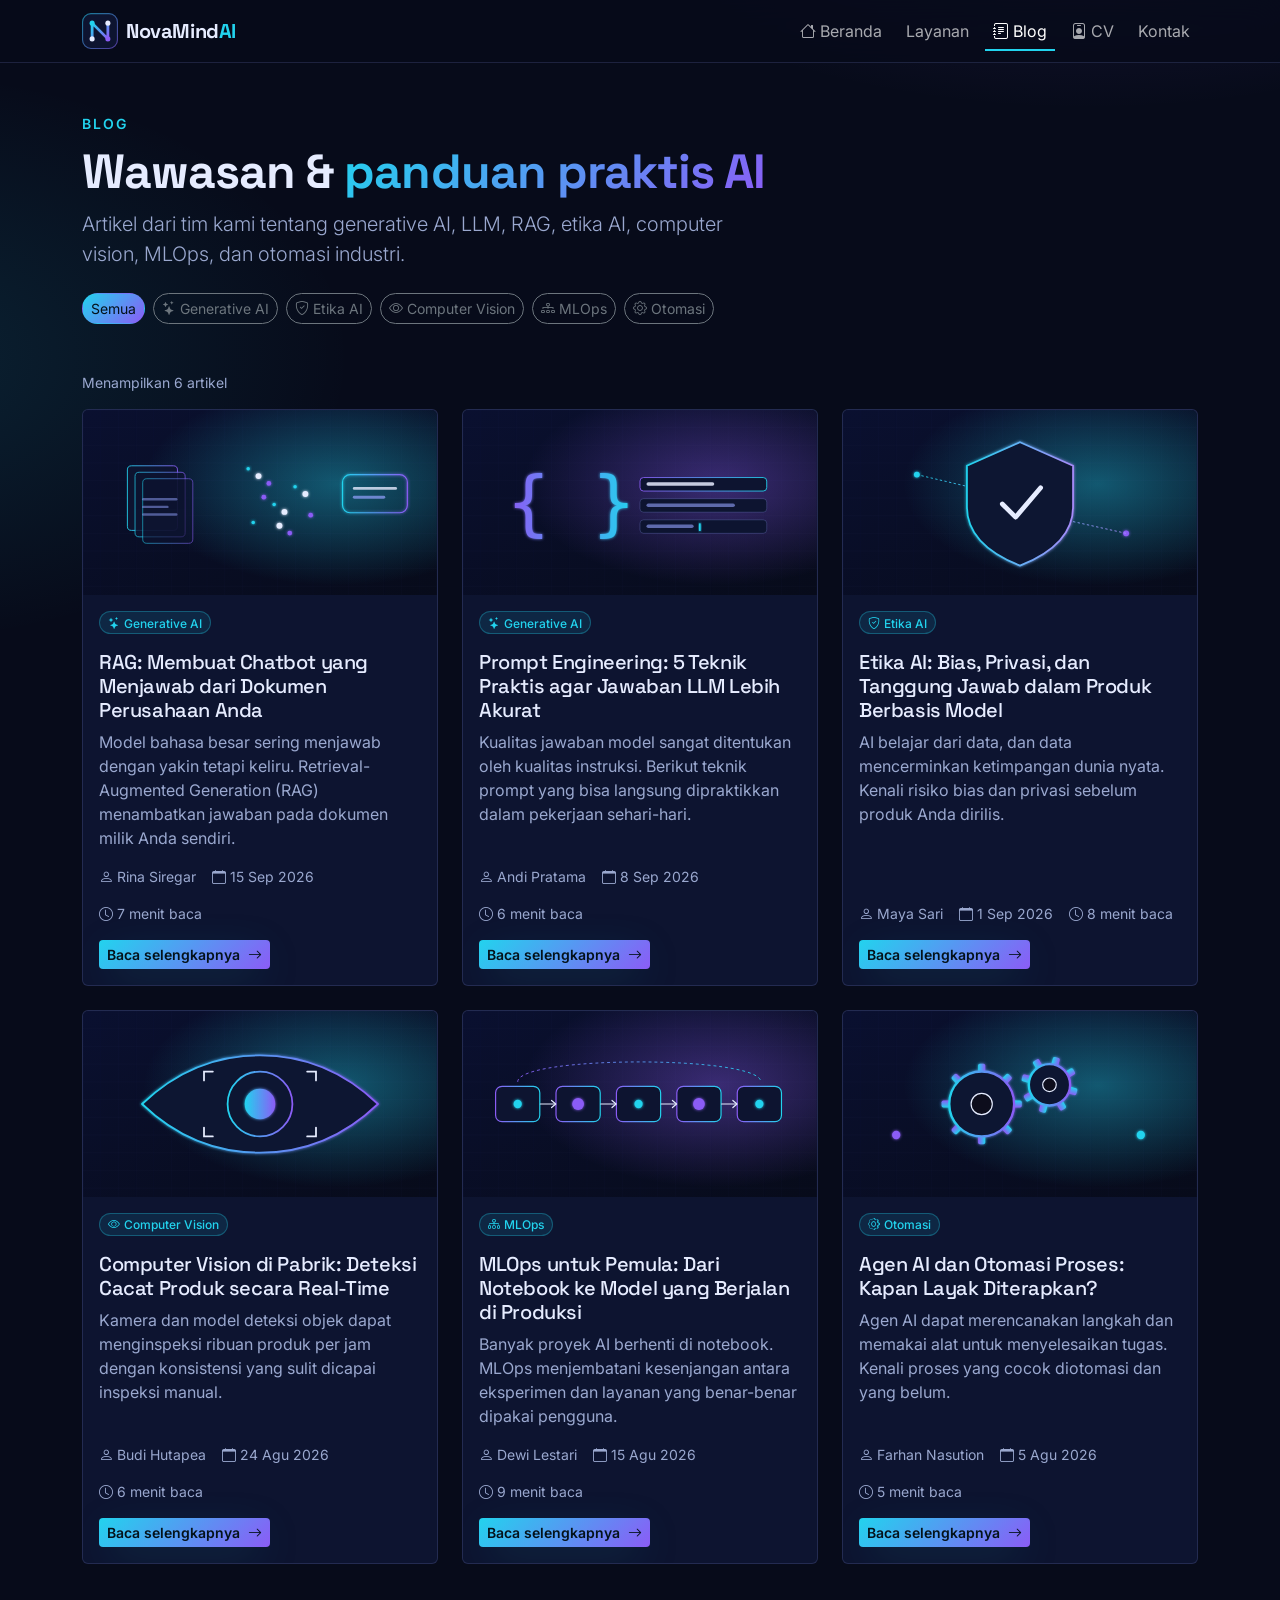
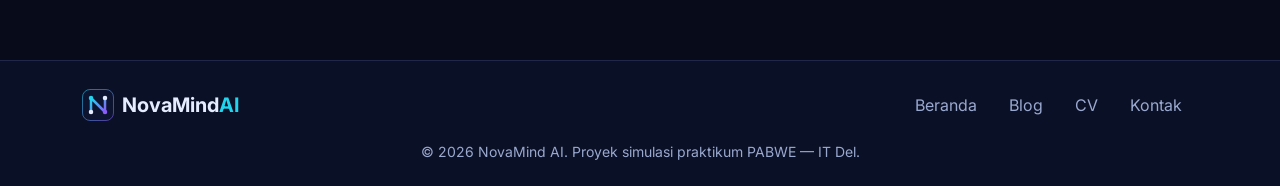
<file: blog.html>
<!doctype html>
<html lang="id" data-bs-theme="dark">
  <head>
    <meta charset="UTF-8" />
    <meta name="viewport" content="width=device-width, initial-scale=1" />
    <title>Blog AI — NovaMind AI</title>
    <meta name="description" content="Artikel seputar generative AI, LLM, RAG, etika AI, computer vision, MLOps, dan otomasi dari tim NovaMind AI." />
    <link rel="canonical" href="https://ifs24032-p2.netlify.app/blog" />
    <link rel="icon" href="assets/img/logo.svg" type="image/svg+xml" />
    <link rel="preload" as="image" href="assets/img/cover-rag.svg" fetchpriority="high" />


    <!-- Google Fonts (sama dengan halaman lain agar identitas visual konsisten) -->
    <link rel="preconnect" href="https://fonts.googleapis.com" />
    <link rel="preconnect" href="https://fonts.gstatic.com" crossorigin />
    <!-- Font dimuat async (pola media=print → swap) agar tidak memblokir render pertama. -->
    <link rel="preload" as="style" href="https://fonts.googleapis.com/css2?family=Inter:wght@400;500;600&family=Space+Grotesk:wght@500;700&display=swap" />
    <link rel="stylesheet" href="https://fonts.googleapis.com/css2?family=Inter:wght@400;500;600&family=Space+Grotesk:wght@500;700&display=swap" media="print" onload="this.media='all'" />
    <noscript><link rel="stylesheet" href="https://fonts.googleapis.com/css2?family=Inter:wght@400;500;600&family=Space+Grotesk:wght@500;700&display=swap" /></noscript>

    <!-- Bootstrap 5.3.8 & Bootstrap Icons 1.13.1 — di-host sendiri, di-purge saat build
         (hanya kelas & glyph ikon yang dipakai), dan digabung jadi 1 file dengan
         penyesuaian tema (bootstrap-custom.css) agar cuma 1 request CSS, bukan 3. -->
    <link rel="stylesheet" href="assets/css/bundle.css" integrity="sha384-8rNVTm2sN/dijs/w8bCyIgE4q/jbCINlvUwIbx6OSVzBhlKeupH2mlw5J9xEkggo" />
  </head>

  <body>
    <!-- ===================== NAVBAR (Bootstrap) ===================== -->
    <nav class="navbar navbar-expand-lg navbar-site sticky-top" aria-label="Navigasi utama">
      <div class="container">
        <a class="navbar-brand d-flex align-items-center gap-2 fw-bold" href="index.html">
          <img src="assets/img/logo.svg" alt="" width="36" height="36" />
          <span class="brand-name">NovaMind<span class="brand-ai">AI</span></span>
        </a>
        <button class="navbar-toggler" type="button" data-bs-toggle="collapse" data-bs-target="#navMain" aria-controls="navMain" aria-expanded="false" aria-label="Buka menu navigasi">
          <span class="navbar-toggler-icon"></span>
        </button>
        <div class="collapse navbar-collapse" id="navMain">
          <ul class="navbar-nav ms-auto gap-lg-2">
            <li class="nav-item"><a class="nav-link" href="index.html"><i class="bi bi-house me-1"></i>Beranda</a></li>
            <li class="nav-item"><a class="nav-link" href="index.html#layanan">Layanan</a></li>
            <li class="nav-item"><a class="nav-link active" aria-current="page" href="blog.html"><i class="bi bi-journal-text me-1"></i>Blog</a></li>
            <li class="nav-item"><a class="nav-link" href="cv.html"><i class="bi bi-person-badge me-1"></i>CV</a></li>
            <li class="nav-item"><a class="nav-link" href="index.html#kontak">Kontak</a></li>
          </ul>
        </div>
      </div>
    </nav>

    <main>
      <!-- ===================== HEADER HALAMAN ===================== -->
      <header class="container py-5">
        <span class="text-uppercase fw-semibold small" style="letter-spacing: 0.14em; color: var(--brand-cyan)">Blog</span>
        <h1 class="display-5 fw-bold mt-2">Wawasan &amp; <span class="text-gradient">panduan praktis AI</span></h1>
        <p class="lead text-secondary col-lg-7 px-0">Artikel dari tim kami tentang generative AI, LLM, RAG, etika AI, computer vision, MLOps, dan otomasi industri.</p>

        <!-- Filter kategori (visual sederhana, memakai JS kecil) -->
        <div class="d-flex flex-wrap gap-2 mt-4" role="group" aria-label="Filter kategori artikel">
          <button type="button" class="btn btn-outline-secondary btn-sm rounded-pill filter-btn active" data-filter="all" aria-pressed="true">Semua</button>
            <button type="button" class="btn btn-outline-secondary btn-sm rounded-pill filter-btn" data-filter="Generative AI" aria-pressed="false"><i class="bi bi-stars me-1"></i>Generative AI</button>
            <button type="button" class="btn btn-outline-secondary btn-sm rounded-pill filter-btn" data-filter="Etika AI" aria-pressed="false"><i class="bi bi-shield-check me-1"></i>Etika AI</button>
            <button type="button" class="btn btn-outline-secondary btn-sm rounded-pill filter-btn" data-filter="Computer Vision" aria-pressed="false"><i class="bi bi-eye me-1"></i>Computer Vision</button>
            <button type="button" class="btn btn-outline-secondary btn-sm rounded-pill filter-btn" data-filter="MLOps" aria-pressed="false"><i class="bi bi-diagram-3 me-1"></i>MLOps</button>
            <button type="button" class="btn btn-outline-secondary btn-sm rounded-pill filter-btn" data-filter="Otomasi" aria-pressed="false"><i class="bi bi-gear me-1"></i>Otomasi</button>
        </div>
      </header>

      <!-- ===================== DAFTAR ARTIKEL (grid card) ===================== -->
      <section class="container pb-5" aria-label="Daftar artikel">
        <p class="text-secondary small" id="result-count" role="status" aria-live="polite">Menampilkan 6 artikel</p>
        <div class="row g-4" id="blog-grid">
          <div class="col-md-6 col-lg-4" data-category="Generative AI">
            <article class="card card-blog h-100 overflow-hidden">
              <a href="blog-detail.html?id=rag-untuk-bisnis" aria-label="Buka artikel: RAG: Membuat Chatbot yang Menjawab dari Dokumen Perusahaan Anda">
                <img src="assets/img/cover-rag.svg" class="card-img-top cover-img" alt="Cover artikel: RAG: Membuat Chatbot yang Menjawab dari Dokumen Perusahaan Anda" width="1200" height="630" fetchpriority="high" />
              </a>
              <div class="card-body d-flex flex-column">
                <span class="badge badge-ai rounded-pill align-self-start mb-3"><i class="bi bi-stars me-1"></i>Generative AI</span>
                <h2 class="h5 card-title"><a href="blog-detail.html?id=rag-untuk-bisnis">RAG: Membuat Chatbot yang Menjawab dari Dokumen Perusahaan Anda</a></h2>
                <p class="card-text text-secondary">Model bahasa besar sering menjawab dengan yakin tetapi keliru. Retrieval-Augmented Generation (RAG) menambatkan jawaban pada dokumen milik Anda sendiri.</p>
                <ul class="list-unstyled d-flex flex-wrap gap-3 small text-secondary mt-auto mb-3">
                  <li><i class="bi bi-person me-1"></i>Rina Siregar</li>
                  <li><i class="bi bi-calendar me-1"></i><time datetime="2026-09-15">15 Sep 2026</time></li>
                  <li><i class="bi bi-clock me-1"></i>7 menit baca</li>
                </ul>
                <a class="btn btn-brand btn-sm align-self-start" href="blog-detail.html?id=rag-untuk-bisnis">Baca selengkapnya <i class="bi bi-arrow-right ms-1"></i></a>
              </div>
            </article>
          </div>
          <div class="col-md-6 col-lg-4" data-category="Generative AI">
            <article class="card card-blog h-100 overflow-hidden">
              <a href="blog-detail.html?id=prompt-engineering-praktis" aria-label="Buka artikel: Prompt Engineering: 5 Teknik Praktis agar Jawaban LLM Lebih Akurat">
                <img src="assets/img/cover-prompt.svg" class="card-img-top cover-img" alt="Cover artikel: Prompt Engineering: 5 Teknik Praktis agar Jawaban LLM Lebih Akurat" width="1200" height="630" loading="lazy" />
              </a>
              <div class="card-body d-flex flex-column">
                <span class="badge badge-ai rounded-pill align-self-start mb-3"><i class="bi bi-stars me-1"></i>Generative AI</span>
                <h2 class="h5 card-title"><a href="blog-detail.html?id=prompt-engineering-praktis">Prompt Engineering: 5 Teknik Praktis agar Jawaban LLM Lebih Akurat</a></h2>
                <p class="card-text text-secondary">Kualitas jawaban model sangat ditentukan oleh kualitas instruksi. Berikut teknik prompt yang bisa langsung dipraktikkan dalam pekerjaan sehari-hari.</p>
                <ul class="list-unstyled d-flex flex-wrap gap-3 small text-secondary mt-auto mb-3">
                  <li><i class="bi bi-person me-1"></i>Andi Pratama</li>
                  <li><i class="bi bi-calendar me-1"></i><time datetime="2026-09-08">8 Sep 2026</time></li>
                  <li><i class="bi bi-clock me-1"></i>6 menit baca</li>
                </ul>
                <a class="btn btn-brand btn-sm align-self-start" href="blog-detail.html?id=prompt-engineering-praktis">Baca selengkapnya <i class="bi bi-arrow-right ms-1"></i></a>
              </div>
            </article>
          </div>
          <div class="col-md-6 col-lg-4" data-category="Etika AI">
            <article class="card card-blog h-100 overflow-hidden">
              <a href="blog-detail.html?id=etika-ai-bisnis" aria-label="Buka artikel: Etika AI: Bias, Privasi, dan Tanggung Jawab dalam Produk Berbasis Model">
                <img src="assets/img/cover-etika.svg" class="card-img-top cover-img" alt="Cover artikel: Etika AI: Bias, Privasi, dan Tanggung Jawab dalam Produk Berbasis Model" width="1200" height="630" loading="lazy" />
              </a>
              <div class="card-body d-flex flex-column">
                <span class="badge badge-ai rounded-pill align-self-start mb-3"><i class="bi bi-shield-check me-1"></i>Etika AI</span>
                <h2 class="h5 card-title"><a href="blog-detail.html?id=etika-ai-bisnis">Etika AI: Bias, Privasi, dan Tanggung Jawab dalam Produk Berbasis Model</a></h2>
                <p class="card-text text-secondary">AI belajar dari data, dan data mencerminkan ketimpangan dunia nyata. Kenali risiko bias dan privasi sebelum produk Anda dirilis.</p>
                <ul class="list-unstyled d-flex flex-wrap gap-3 small text-secondary mt-auto mb-3">
                  <li><i class="bi bi-person me-1"></i>Maya Sari</li>
                  <li><i class="bi bi-calendar me-1"></i><time datetime="2026-09-01">1 Sep 2026</time></li>
                  <li><i class="bi bi-clock me-1"></i>8 menit baca</li>
                </ul>
                <a class="btn btn-brand btn-sm align-self-start" href="blog-detail.html?id=etika-ai-bisnis">Baca selengkapnya <i class="bi bi-arrow-right ms-1"></i></a>
              </div>
            </article>
          </div>
          <div class="col-md-6 col-lg-4" data-category="Computer Vision">
            <article class="card card-blog h-100 overflow-hidden">
              <a href="blog-detail.html?id=computer-vision-pabrik" aria-label="Buka artikel: Computer Vision di Pabrik: Deteksi Cacat Produk secara Real-Time">
                <img src="assets/img/cover-vision.svg" class="card-img-top cover-img" alt="Cover artikel: Computer Vision di Pabrik: Deteksi Cacat Produk secara Real-Time" width="1200" height="630" loading="lazy" />
              </a>
              <div class="card-body d-flex flex-column">
                <span class="badge badge-ai rounded-pill align-self-start mb-3"><i class="bi bi-eye me-1"></i>Computer Vision</span>
                <h2 class="h5 card-title"><a href="blog-detail.html?id=computer-vision-pabrik">Computer Vision di Pabrik: Deteksi Cacat Produk secara Real-Time</a></h2>
                <p class="card-text text-secondary">Kamera dan model deteksi objek dapat menginspeksi ribuan produk per jam dengan konsistensi yang sulit dicapai inspeksi manual.</p>
                <ul class="list-unstyled d-flex flex-wrap gap-3 small text-secondary mt-auto mb-3">
                  <li><i class="bi bi-person me-1"></i>Budi Hutapea</li>
                  <li><i class="bi bi-calendar me-1"></i><time datetime="2026-08-24">24 Agu 2026</time></li>
                  <li><i class="bi bi-clock me-1"></i>6 menit baca</li>
                </ul>
                <a class="btn btn-brand btn-sm align-self-start" href="blog-detail.html?id=computer-vision-pabrik">Baca selengkapnya <i class="bi bi-arrow-right ms-1"></i></a>
              </div>
            </article>
          </div>
          <div class="col-md-6 col-lg-4" data-category="MLOps">
            <article class="card card-blog h-100 overflow-hidden">
              <a href="blog-detail.html?id=mlops-untuk-pemula" aria-label="Buka artikel: MLOps untuk Pemula: Dari Notebook ke Model yang Berjalan di Produksi">
                <img src="assets/img/cover-mlops.svg" class="card-img-top cover-img" alt="Cover artikel: MLOps untuk Pemula: Dari Notebook ke Model yang Berjalan di Produksi" width="1200" height="630" loading="lazy" />
              </a>
              <div class="card-body d-flex flex-column">
                <span class="badge badge-ai rounded-pill align-self-start mb-3"><i class="bi bi-diagram-3 me-1"></i>MLOps</span>
                <h2 class="h5 card-title"><a href="blog-detail.html?id=mlops-untuk-pemula">MLOps untuk Pemula: Dari Notebook ke Model yang Berjalan di Produksi</a></h2>
                <p class="card-text text-secondary">Banyak proyek AI berhenti di notebook. MLOps menjembatani kesenjangan antara eksperimen dan layanan yang benar-benar dipakai pengguna.</p>
                <ul class="list-unstyled d-flex flex-wrap gap-3 small text-secondary mt-auto mb-3">
                  <li><i class="bi bi-person me-1"></i>Dewi Lestari</li>
                  <li><i class="bi bi-calendar me-1"></i><time datetime="2026-08-15">15 Agu 2026</time></li>
                  <li><i class="bi bi-clock me-1"></i>9 menit baca</li>
                </ul>
                <a class="btn btn-brand btn-sm align-self-start" href="blog-detail.html?id=mlops-untuk-pemula">Baca selengkapnya <i class="bi bi-arrow-right ms-1"></i></a>
              </div>
            </article>
          </div>
          <div class="col-md-6 col-lg-4" data-category="Otomasi">
            <article class="card card-blog h-100 overflow-hidden">
              <a href="blog-detail.html?id=agen-ai-otomasi-proses" aria-label="Buka artikel: Agen AI dan Otomasi Proses: Kapan Layak Diterapkan?">
                <img src="assets/img/cover-otomasi.svg" class="card-img-top cover-img" alt="Cover artikel: Agen AI dan Otomasi Proses: Kapan Layak Diterapkan?" width="1200" height="630" loading="lazy" />
              </a>
              <div class="card-body d-flex flex-column">
                <span class="badge badge-ai rounded-pill align-self-start mb-3"><i class="bi bi-gear me-1"></i>Otomasi</span>
                <h2 class="h5 card-title"><a href="blog-detail.html?id=agen-ai-otomasi-proses">Agen AI dan Otomasi Proses: Kapan Layak Diterapkan?</a></h2>
                <p class="card-text text-secondary">Agen AI dapat merencanakan langkah dan memakai alat untuk menyelesaikan tugas. Kenali proses yang cocok diotomasi dan yang belum.</p>
                <ul class="list-unstyled d-flex flex-wrap gap-3 small text-secondary mt-auto mb-3">
                  <li><i class="bi bi-person me-1"></i>Farhan Nasution</li>
                  <li><i class="bi bi-calendar me-1"></i><time datetime="2026-08-05">5 Agu 2026</time></li>
                  <li><i class="bi bi-clock me-1"></i>5 menit baca</li>
                </ul>
                <a class="btn btn-brand btn-sm align-self-start" href="blog-detail.html?id=agen-ai-otomasi-proses">Baca selengkapnya <i class="bi bi-arrow-right ms-1"></i></a>
              </div>
            </article>
          </div>
        </div>
      </section>
    </main>

    <!-- ===================== FOOTER ===================== -->
    <footer class="border-top mt-5 py-4" style="background: rgba(13, 20, 48, 0.6)">
      <div class="container d-flex flex-column flex-md-row justify-content-between align-items-center gap-3">
        <a class="d-inline-flex align-items-center gap-2 text-decoration-none fw-bold fs-5" href="index.html">
          <img src="assets/img/logo.svg" alt="" width="32" height="32" />
          <span class="brand-name">NovaMind<span class="brand-ai">AI</span></span>
        </a>
        <ul class="nav justify-content-center">
          <li class="nav-item"><a class="nav-link text-secondary" href="index.html">Beranda</a></li>
          <li class="nav-item"><a class="nav-link text-secondary" href="blog.html">Blog</a></li>
          <li class="nav-item"><a class="nav-link text-secondary" href="cv.html">CV</a></li>
          <li class="nav-item"><a class="nav-link text-secondary" href="index.html#kontak">Kontak</a></li>
        </ul>
      </div>
      <p class="container text-secondary small text-center mt-3 mb-0">© 2026 NovaMind AI. Proyek simulasi praktikum PABWE — IT Del.</p>
    </footer>

    <!-- Pengganti ringan bootstrap.bundle.min.js: seluruh bundle JS Bootstrap (≈80 KB)
         cuma dipakai untuk toggle navbar mobile, jadi diganti vanilla JS beberapa baris
         (perilaku collapse & class "show" tetap sama, mengikuti CSS Bootstrap yang ada). -->
    <script>
      document.querySelectorAll('[data-bs-toggle="collapse"]').forEach((btn) => {
        btn.addEventListener("click", () => {
          const target = document.querySelector(btn.getAttribute("data-bs-target"));
          if (!target) return;
          const shown = target.classList.toggle("show");
          btn.setAttribute("aria-expanded", String(shown));
        });
      });
      // Tutup menu setelah salah satu link diklik (khusus mode mobile)
      document.querySelectorAll(".navbar-collapse").forEach((menu) => {
        menu.addEventListener("click", (e) => {
          if (e.target.closest("a")) {
            menu.classList.remove("show");
            document.querySelector('[data-bs-target="#' + menu.id + '"]')?.setAttribute("aria-expanded", "false");
          }
        });
      });
    </script>

    <script>
      // --- Filter kategori: tampil/sembunyikan card berdasarkan data-category ---
      const buttons = document.querySelectorAll(".filter-btn");
      const items = document.querySelectorAll("#blog-grid > [data-category]");
      const counter = document.getElementById("result-count");

      buttons.forEach((btn) => {
        btn.addEventListener("click", () => {
          const filter = btn.dataset.filter;
          let visible = 0;

          buttons.forEach((b) => {
            const active = b === btn;
            b.classList.toggle("active", active);
            b.setAttribute("aria-pressed", String(active));
          });

          items.forEach((item) => {
            const show = filter === "all" || item.dataset.category === filter;
            item.classList.toggle("d-none", !show);
            if (show) visible++;
          });

          counter.textContent = `Menampilkan ${visible} artikel`;
        });
      });
    </script>
  </body>
</html>
</file>
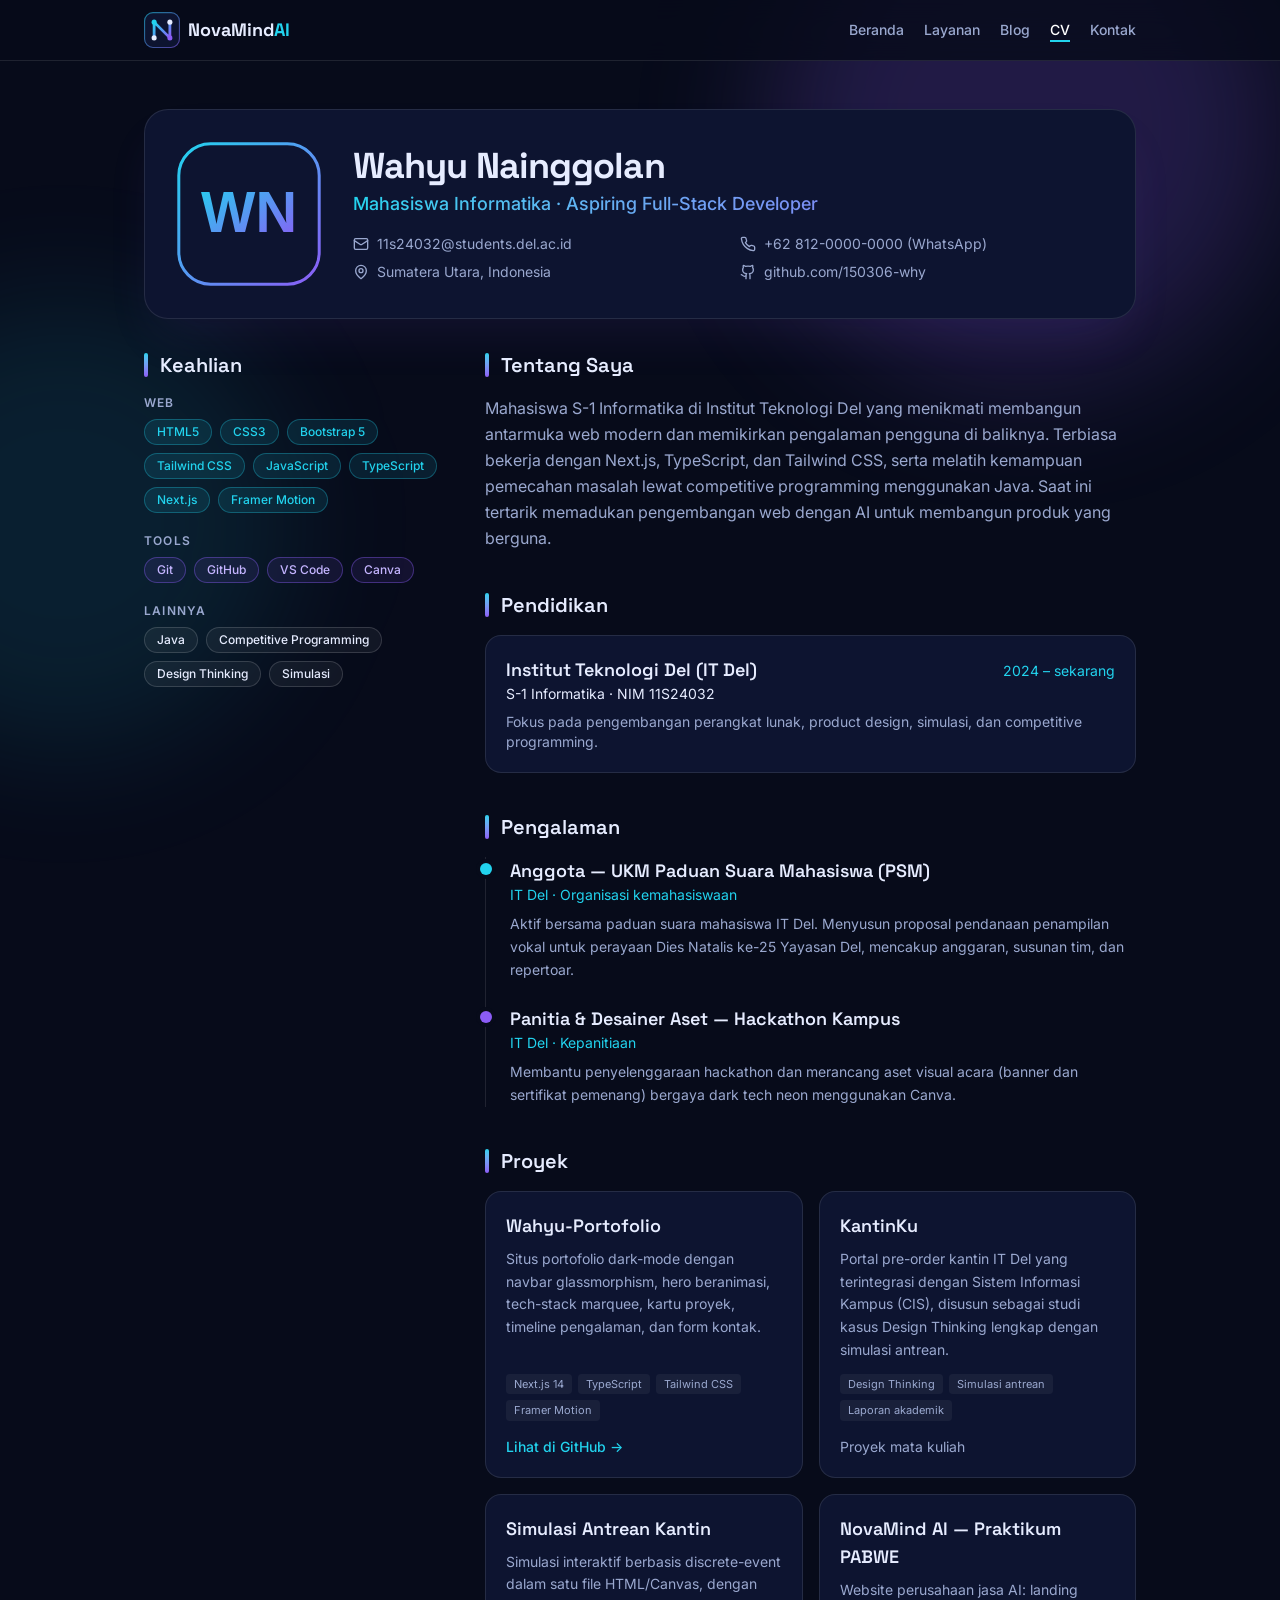
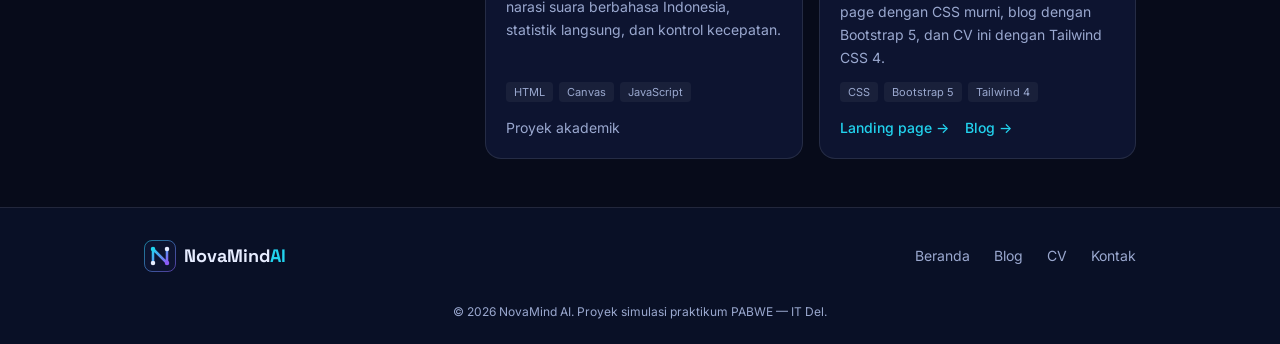
<file: cv.html>
<!doctype html>
<html lang="id" class="scroll-smooth">
  <head>
    <meta charset="UTF-8" />
    <meta name="viewport" content="width=device-width, initial-scale=1.0" />
    <title>CV — Wahyu Nainggolan | NovaMind AI</title>
    <link rel="canonical" href="https://ifs24032-p2.netlify.app/cv" />
    <meta name="description" content="Curriculum Vitae digital Wahyu Nainggolan, mahasiswa S-1 Informatika IT Del dan aspiring full-stack developer." />
    <link rel="icon" href="assets/img/logo.svg" type="image/svg+xml" />

    <!-- Google Fonts (sama dengan halaman lain) -->
    <link rel="preconnect" href="https://fonts.googleapis.com" />
    <link rel="preconnect" href="https://fonts.gstatic.com" crossorigin />
    <!-- Font dimuat async (pola media=print → swap) agar tidak memblokir render pertama;
         fallback <noscript> tetap memuatnya secara normal bila JS/CSS-swap tidak berjalan. -->
    <link rel="preload" as="style" href="https://fonts.googleapis.com/css2?family=Inter:wght@400;500;600&family=Space+Grotesk:wght@500;700&display=swap" />
    <link rel="stylesheet" href="https://fonts.googleapis.com/css2?family=Inter:wght@400;500;600&family=Space+Grotesk:wght@500;700&display=swap" media="print" onload="this.media='all'" />
    <noscript><link rel="stylesheet" href="https://fonts.googleapis.com/css2?family=Inter:wght@400;500;600&family=Space+Grotesk:wght@500;700&display=swap" /></noscript>

    <!-- Tailwind CSS 4 — dikompilasi & di-purge saat build (bukan Play CDN),
         jadi tidak ada JIT compiler yang berjalan di browser. -->
    <link rel="stylesheet" href="assets/css/tailwind.min.css" integrity="sha384-i7fC+sQpCC73SlzgTbR1yYz6g1Ee6ReYeBE4fqhDcnreZdOsbnjVGx5suFHWJMIP" />
  </head>

  <body class="bg-ink-950 font-sans text-ink-100 antialiased selection:bg-brand-cyan/30">
    <!-- Dekorasi latar: cahaya cyan & violet (tidak menerima klik) -->
    <div aria-hidden="true" class="pointer-events-none fixed inset-0 -z-10 overflow-hidden">
      <div class="absolute -top-32 right-0 size-[32rem] rounded-full bg-brand-violet/20 blur-3xl"></div>
      <div class="absolute top-1/3 -left-40 size-[28rem] rounded-full bg-brand-cyan/10 blur-3xl"></div>
    </div>

    <!-- ===================== NAVBAR ===================== -->
    <header class="sticky top-0 z-50 border-b border-white/10 bg-ink-950/80 backdrop-blur-md">
      <nav class="mx-auto flex max-w-5xl flex-wrap items-center justify-between gap-x-6 gap-y-2 px-4 py-3" aria-label="Navigasi utama">
        <a href="index.html" class="flex items-center gap-2 font-display text-lg font-bold">
          <img src="assets/img/logo.svg" alt="" width="36" height="36" class="size-9" />
          <span>NovaMind<span class="text-brand-cyan">AI</span></span>
        </a>

        <ul class="flex flex-wrap items-center gap-x-5 gap-y-1 text-sm font-medium text-ink-400">
          <li><a href="index.html" class="transition-colors hover:text-white">Beranda</a></li>
          <li><a href="index.html#layanan" class="transition-colors hover:text-white">Layanan</a></li>
          <li><a href="blog.html" class="transition-colors hover:text-white">Blog</a></li>
          <li>
            <a href="cv.html" aria-current="page" class="border-b-2 border-brand-cyan pb-0.5 text-white">CV</a>
          </li>
          <li><a href="index.html#kontak" class="transition-colors hover:text-white">Kontak</a></li>
        </ul>
      </nav>
    </header>

    <main class="mx-auto max-w-5xl px-4 py-8 md:py-12">
      <!-- ===================== HEADER PROFIL ===================== -->
      <header class="flex flex-col gap-6 rounded-3xl border border-white/10 bg-ink-900 p-6 shadow-2xl shadow-brand-violet/10 md:flex-row md:items-center md:gap-8 md:p-8">
        <!-- Foto / avatar (inisial; ganti dengan foto sendiri bila ada) -->
        <img
          src="assets/img/avatar.svg"
          alt="Avatar inisial Wahyu Nainggolan"
          width="144"
          height="144"
          class="size-28 shrink-0 rounded-3xl md:size-36"
        />

        <div class="flex-1 space-y-4">
          <div>
            <h1 class="font-display text-3xl font-bold tracking-tight md:text-4xl">Wahyu Nainggolan</h1>
            <p class="mt-1 bg-linear-to-r from-brand-cyan to-brand-violet bg-clip-text text-lg font-medium text-transparent">
              Mahasiswa Informatika · Aspiring Full-Stack Developer
            </p>
          </div>

          <!-- Kontak: email, telepon/WA, lokasi, GitHub -->
          <ul class="grid gap-x-6 gap-y-2 text-sm text-ink-400 sm:grid-cols-2">
            <li>
              <a href="mailto:11s24032@students.del.ac.id" class="group flex items-center gap-2 transition-colors hover:text-brand-cyan">
                <svg class="size-4 shrink-0" viewBox="0 0 24 24" fill="none" stroke="currentColor" stroke-width="2" stroke-linecap="round" stroke-linejoin="round" aria-hidden="true"><rect width="20" height="16" x="2" y="4" rx="2" /><path d="m22 7-8.97 5.7a1.94 1.94 0 0 1-2.06 0L2 7" /></svg>
                11s24032@students.del.ac.id
              </a>
            </li>
            <li>
              <a href="https://wa.me/6281200000000" target="_blank" rel="noopener noreferrer" class="group flex items-center gap-2 transition-colors hover:text-brand-cyan">
                <svg class="size-4 shrink-0" viewBox="0 0 24 24" fill="none" stroke="currentColor" stroke-width="2" stroke-linecap="round" stroke-linejoin="round" aria-hidden="true"><path d="M22 16.92v3a2 2 0 0 1-2.18 2 19.79 19.79 0 0 1-8.63-3.07 19.5 19.5 0 0 1-6-6 19.79 19.79 0 0 1-3.07-8.67A2 2 0 0 1 4.11 2h3a2 2 0 0 1 2 1.72c.127.96.361 1.903.7 2.81a2 2 0 0 1-.45 2.11L8.09 9.91a16 16 0 0 0 6 6l1.27-1.27a2 2 0 0 1 2.11-.45c.907.339 1.85.573 2.81.7A2 2 0 0 1 22 16.92z" /></svg>
                +62 812-0000-0000 (WhatsApp)
              </a>
            </li>
            <li class="flex items-center gap-2">
              <svg class="size-4 shrink-0" viewBox="0 0 24 24" fill="none" stroke="currentColor" stroke-width="2" stroke-linecap="round" stroke-linejoin="round" aria-hidden="true"><path d="M20 10c0 6-8 12-8 12s-8-6-8-12a8 8 0 0 1 16 0Z" /><circle cx="12" cy="10" r="3" /></svg>
              Sumatera Utara, Indonesia
            </li>
            <li>
              <a href="https://github.com/150306-why" target="_blank" rel="noopener noreferrer" class="group flex items-center gap-2 transition-colors hover:text-brand-cyan">
                <svg class="size-4 shrink-0" viewBox="0 0 24 24" fill="none" stroke="currentColor" stroke-width="2" stroke-linecap="round" stroke-linejoin="round" aria-hidden="true"><path d="M15 22v-4a4.8 4.8 0 0 0-1-3.5c3 0 6-2 6-5.5.08-1.25-.27-2.48-1-3.5.28-1.15.28-2.35 0-3.5 0 0-1 0-3 1.5-2.64-.5-5.36-.5-8 0C6 2 5 2 5 2c-.3 1.15-.3 2.35 0 3.5A5.403 5.403 0 0 0 4 9c0 3.5 3 5.5 6 5.5-.39.49-.68 1.05-.85 1.65-.17.6-.22 1.23-.15 1.85v4" /><path d="M9 18c-4.51 2-5-2-7-2" /></svg>
                github.com/150306-why
              </a>
            </li>
          </ul>
        </div>
      </header>

      <!-- Layout: 1 kolom di mobile, 3 kolom (1 + 2) di md ke atas -->
      <div class="mt-8 grid gap-8 md:grid-cols-3">
        <!-- ===================== KOLOM KIRI: KEAHLIAN ===================== -->
        <aside class="space-y-8 self-start md:sticky md:top-24 md:col-span-1" aria-label="Keahlian">
          <section aria-labelledby="skills-title">
            <h2 id="skills-title" class="mb-4 flex items-center gap-3 font-display text-xl font-semibold">
              <span class="h-6 w-1 rounded-full bg-linear-to-b from-brand-cyan to-brand-violet"></span>Keahlian
            </h2>

            <div class="space-y-5">
              <div>
                <h3 class="mb-2 text-xs font-semibold tracking-widest text-ink-400 uppercase">Web</h3>
                <!-- Skill ditampilkan sebagai chip / badge -->
                <ul class="flex flex-wrap gap-2">
                  <li class="rounded-full border border-brand-cyan/30 bg-brand-cyan/10 px-3 py-1 text-xs font-medium text-brand-cyan">HTML5</li>
                  <li class="rounded-full border border-brand-cyan/30 bg-brand-cyan/10 px-3 py-1 text-xs font-medium text-brand-cyan">CSS3</li>
                  <li class="rounded-full border border-brand-cyan/30 bg-brand-cyan/10 px-3 py-1 text-xs font-medium text-brand-cyan">Bootstrap 5</li>
                  <li class="rounded-full border border-brand-cyan/30 bg-brand-cyan/10 px-3 py-1 text-xs font-medium text-brand-cyan">Tailwind CSS</li>
                  <li class="rounded-full border border-brand-cyan/30 bg-brand-cyan/10 px-3 py-1 text-xs font-medium text-brand-cyan">JavaScript</li>
                  <li class="rounded-full border border-brand-cyan/30 bg-brand-cyan/10 px-3 py-1 text-xs font-medium text-brand-cyan">TypeScript</li>
                  <li class="rounded-full border border-brand-cyan/30 bg-brand-cyan/10 px-3 py-1 text-xs font-medium text-brand-cyan">Next.js</li>
                  <li class="rounded-full border border-brand-cyan/30 bg-brand-cyan/10 px-3 py-1 text-xs font-medium text-brand-cyan">Framer Motion</li>
                </ul>
              </div>

              <div>
                <h3 class="mb-2 text-xs font-semibold tracking-widest text-ink-400 uppercase">Tools</h3>
                <ul class="flex flex-wrap gap-2">
                  <li class="rounded-full border border-brand-violet/40 bg-brand-violet/10 px-3 py-1 text-xs font-medium text-violet-300">Git</li>
                  <li class="rounded-full border border-brand-violet/40 bg-brand-violet/10 px-3 py-1 text-xs font-medium text-violet-300">GitHub</li>
                  <li class="rounded-full border border-brand-violet/40 bg-brand-violet/10 px-3 py-1 text-xs font-medium text-violet-300">VS Code</li>
                  <li class="rounded-full border border-brand-violet/40 bg-brand-violet/10 px-3 py-1 text-xs font-medium text-violet-300">Canva</li>
                </ul>
              </div>

              <div>
                <h3 class="mb-2 text-xs font-semibold tracking-widest text-ink-400 uppercase">Lainnya</h3>
                <ul class="flex flex-wrap gap-2">
                  <li class="rounded-full border border-white/15 bg-white/5 px-3 py-1 text-xs font-medium text-ink-100">Java</li>
                  <li class="rounded-full border border-white/15 bg-white/5 px-3 py-1 text-xs font-medium text-ink-100">Competitive Programming</li>
                  <li class="rounded-full border border-white/15 bg-white/5 px-3 py-1 text-xs font-medium text-ink-100">Design Thinking</li>
                  <li class="rounded-full border border-white/15 bg-white/5 px-3 py-1 text-xs font-medium text-ink-100">Simulasi</li>
                </ul>
              </div>
            </div>
          </section>
        </aside>

        <!-- ===================== KOLOM KANAN: KONTEN UTAMA ===================== -->
        <div class="space-y-10 md:col-span-2">
          <!-- Ringkasan / About -->
          <section aria-labelledby="about-title">
            <h2 id="about-title" class="mb-4 flex items-center gap-3 font-display text-xl font-semibold">
              <span class="h-6 w-1 rounded-full bg-linear-to-b from-brand-cyan to-brand-violet"></span>Tentang Saya
            </h2>
            <p class="leading-relaxed text-ink-400">
              Mahasiswa S-1 Informatika di Institut Teknologi Del yang menikmati membangun antarmuka web modern dan
              memikirkan pengalaman pengguna di baliknya. Terbiasa bekerja dengan Next.js, TypeScript, dan Tailwind
              CSS, serta melatih kemampuan pemecahan masalah lewat competitive programming menggunakan Java. Saat ini
              tertarik memadukan pengembangan web dengan AI untuk membangun produk yang berguna.
            </p>
          </section>

          <!-- Pendidikan -->
          <section aria-labelledby="edu-title">
            <h2 id="edu-title" class="mb-4 flex items-center gap-3 font-display text-xl font-semibold">
              <span class="h-6 w-1 rounded-full bg-linear-to-b from-brand-cyan to-brand-violet"></span>Pendidikan
            </h2>
            <article class="rounded-2xl border border-white/10 bg-ink-900 p-5 transition hover:border-brand-cyan/50">
              <div class="flex flex-col gap-1 sm:flex-row sm:items-baseline sm:justify-between">
                <h3 class="font-display text-lg font-semibold">Institut Teknologi Del (IT Del)</h3>
                <time class="text-sm text-brand-cyan">2024 – sekarang</time>
              </div>
              <p class="text-sm text-ink-100">S-1 Informatika · NIM 11S24032</p>
              <p class="mt-2 text-sm text-ink-400">
                Fokus pada pengembangan perangkat lunak, product design, simulasi, dan competitive programming.
              </p>
            </article>
          </section>

          <!-- Pengalaman (min. 2 item): organisasi & kepanitiaan -->
          <section aria-labelledby="exp-title">
            <h2 id="exp-title" class="mb-4 flex items-center gap-3 font-display text-xl font-semibold">
              <span class="h-6 w-1 rounded-full bg-linear-to-b from-brand-cyan to-brand-violet"></span>Pengalaman
            </h2>
            <ol class="relative space-y-6 border-s border-white/10 ps-6">
              <li class="relative">
                <span class="absolute top-1.5 -start-[1.9rem] size-3 rounded-full bg-brand-cyan ring-4 ring-ink-950"></span>
                <h3 class="font-display text-lg font-semibold">Anggota — UKM Paduan Suara Mahasiswa (PSM)</h3>
                <p class="text-sm text-brand-cyan">IT Del · Organisasi kemahasiswaan</p>
                <p class="mt-2 text-sm leading-relaxed text-ink-400">
                  Aktif bersama paduan suara mahasiswa IT Del. Menyusun proposal pendanaan penampilan vokal untuk
                  perayaan Dies Natalis ke-25 Yayasan Del, mencakup anggaran, susunan tim, dan repertoar.
                </p>
              </li>
              <li class="relative">
                <span class="absolute top-1.5 -start-[1.9rem] size-3 rounded-full bg-brand-violet ring-4 ring-ink-950"></span>
                <h3 class="font-display text-lg font-semibold">Panitia &amp; Desainer Aset — Hackathon Kampus</h3>
                <p class="text-sm text-brand-cyan">IT Del · Kepanitiaan</p>
                <p class="mt-2 text-sm leading-relaxed text-ink-400">
                  Membantu penyelenggaraan hackathon dan merancang aset visual acara (banner dan sertifikat pemenang)
                  bergaya dark tech neon menggunakan Canva.
                </p>
              </li>
            </ol>
          </section>

          <!-- Proyek / Portfolio (min. 2) -->
          <section aria-labelledby="project-title">
            <h2 id="project-title" class="mb-4 flex items-center gap-3 font-display text-xl font-semibold">
              <span class="h-6 w-1 rounded-full bg-linear-to-b from-brand-cyan to-brand-violet"></span>Proyek
            </h2>

            <div class="grid gap-4 sm:grid-cols-2">
              <article class="flex flex-col rounded-2xl border border-white/10 bg-ink-900 p-5 transition duration-200 hover:-translate-y-1 hover:border-brand-cyan/50 hover:shadow-lg hover:shadow-brand-cyan/10">
                <h3 class="font-display text-lg font-semibold">Wahyu-Portofolio</h3>
                <p class="mt-2 flex-1 text-sm leading-relaxed text-ink-400">
                  Situs portofolio dark-mode dengan navbar glassmorphism, hero beranimasi, tech-stack marquee, kartu
                  proyek, timeline pengalaman, dan form kontak.
                </p>
                <ul class="mt-3 flex flex-wrap gap-1.5 text-[11px] text-ink-400">
                  <li class="rounded bg-white/5 px-2 py-0.5">Next.js 14</li>
                  <li class="rounded bg-white/5 px-2 py-0.5">TypeScript</li>
                  <li class="rounded bg-white/5 px-2 py-0.5">Tailwind CSS</li>
                  <li class="rounded bg-white/5 px-2 py-0.5">Framer Motion</li>
                </ul>
                <a href="https://github.com/150306-why/Wahyu-Portofolio" target="_blank" rel="noopener noreferrer" class="mt-4 text-sm font-medium text-brand-cyan hover:underline">Lihat di GitHub →</a>
              </article>

              <article class="flex flex-col rounded-2xl border border-white/10 bg-ink-900 p-5 transition duration-200 hover:-translate-y-1 hover:border-brand-cyan/50 hover:shadow-lg hover:shadow-brand-cyan/10">
                <h3 class="font-display text-lg font-semibold">KantinKu</h3>
                <p class="mt-2 flex-1 text-sm leading-relaxed text-ink-400">
                  Portal pre-order kantin IT Del yang terintegrasi dengan Sistem Informasi Kampus (CIS), disusun
                  sebagai studi kasus Design Thinking lengkap dengan simulasi antrean.
                </p>
                <ul class="mt-3 flex flex-wrap gap-1.5 text-[11px] text-ink-400">
                  <li class="rounded bg-white/5 px-2 py-0.5">Design Thinking</li>
                  <li class="rounded bg-white/5 px-2 py-0.5">Simulasi antrean</li>
                  <li class="rounded bg-white/5 px-2 py-0.5">Laporan akademik</li>
                </ul>
                <span class="mt-4 text-sm text-ink-400">Proyek mata kuliah</span>
              </article>

              <article class="flex flex-col rounded-2xl border border-white/10 bg-ink-900 p-5 transition duration-200 hover:-translate-y-1 hover:border-brand-cyan/50 hover:shadow-lg hover:shadow-brand-cyan/10">
                <h3 class="font-display text-lg font-semibold">Simulasi Antrean Kantin</h3>
                <p class="mt-2 flex-1 text-sm leading-relaxed text-ink-400">
                  Simulasi interaktif berbasis discrete-event dalam satu file HTML/Canvas, dengan narasi suara
                  berbahasa Indonesia, statistik langsung, dan kontrol kecepatan.
                </p>
                <ul class="mt-3 flex flex-wrap gap-1.5 text-[11px] text-ink-400">
                  <li class="rounded bg-white/5 px-2 py-0.5">HTML</li>
                  <li class="rounded bg-white/5 px-2 py-0.5">Canvas</li>
                  <li class="rounded bg-white/5 px-2 py-0.5">JavaScript</li>
                </ul>
                <span class="mt-4 text-sm text-ink-400">Proyek akademik</span>
              </article>

              <!-- Proyek ini: menautkan ke halaman lain di repo -->
              <article class="flex flex-col rounded-2xl border border-white/10 bg-ink-900 p-5 transition duration-200 hover:-translate-y-1 hover:border-brand-cyan/50 hover:shadow-lg hover:shadow-brand-cyan/10">
                <h3 class="font-display text-lg font-semibold">NovaMind AI — Praktikum PABWE</h3>
                <p class="mt-2 flex-1 text-sm leading-relaxed text-ink-400">
                  Website perusahaan jasa AI: landing page dengan CSS murni, blog dengan Bootstrap 5, dan CV ini dengan
                  Tailwind CSS 4.
                </p>
                <ul class="mt-3 flex flex-wrap gap-1.5 text-[11px] text-ink-400">
                  <li class="rounded bg-white/5 px-2 py-0.5">CSS</li>
                  <li class="rounded bg-white/5 px-2 py-0.5">Bootstrap 5</li>
                  <li class="rounded bg-white/5 px-2 py-0.5">Tailwind 4</li>
                </ul>
                <p class="mt-4 flex gap-4 text-sm font-medium">
                  <a href="index.html" class="text-brand-cyan hover:underline">Landing page →</a>
                  <a href="blog.html" class="text-brand-cyan hover:underline">Blog →</a>
                </p>
              </article>
            </div>
          </section>

          <!-- Sertifikat / Penghargaan (opsional, tetapi direkomendasikan).
               Hapus tanda komentar dan isi dengan data sendiri:
          <section aria-labelledby="cert-title">
            <h2 id="cert-title" class="mb-4 flex items-center gap-3 font-display text-xl font-semibold">
              <span class="h-6 w-1 rounded-full bg-linear-to-b from-brand-cyan to-brand-violet"></span>Sertifikat &amp; Penghargaan
            </h2>
            <ul class="space-y-3">
              <li class="rounded-2xl border border-white/10 bg-ink-900 p-4">
                <p class="font-medium">Nama sertifikat / penghargaan</p>
                <p class="text-sm text-ink-400">Penerbit · Tahun</p>
              </li>
            </ul>
          </section>
          -->
        </div>
      </div>
    </main>

    <!-- ===================== FOOTER ===================== -->
    <footer class="border-t border-white/10 bg-ink-900/60">
      <div class="mx-auto flex max-w-5xl flex-col items-center justify-between gap-4 px-4 py-8 md:flex-row">
        <a href="index.html" class="flex items-center gap-2 font-display text-lg font-bold">
          <img src="assets/img/logo.svg" alt="" width="32" height="32" class="size-8" />
          <span>NovaMind<span class="text-brand-cyan">AI</span></span>
        </a>
        <ul class="flex flex-wrap justify-center gap-x-6 gap-y-1 text-sm text-ink-400">
          <li><a href="index.html" class="hover:text-brand-cyan">Beranda</a></li>
          <li><a href="blog.html" class="hover:text-brand-cyan">Blog</a></li>
          <li><a href="cv.html" class="hover:text-brand-cyan">CV</a></li>
          <li><a href="index.html#kontak" class="hover:text-brand-cyan">Kontak</a></li>
        </ul>
      </div>
      <p class="pb-6 text-center text-xs text-ink-400">© 2026 NovaMind AI. Proyek simulasi praktikum PABWE — IT Del.</p>
    </footer>
  </body>
</html>
</file>
<file: assets/css/style.css>
/* =========================================================
   NovaMind AI — Landing Page (HTML + CSS murni)
   File   : assets/css/style.css
   Konsep : dark tech, aksen cyan → violet (konsisten dengan
            halaman Blog (Bootstrap) dan CV (Tailwind))
   Isi    : 1. Design tokens (CSS variables)   6. Layanan
            2. Reset & dasar                   7. Tentang
            3. Tipografi                       8. Kontak
            4. Komponen umum (button, badge)   9. Footer
            5. Header, navbar & hero          10. Responsive
   ========================================================= */

/* ---------- 1. DESIGN TOKENS ---------- */
:root {
  /* Warna brand */
  --bg: #070b1a;
  --surface: #0d1430;
  --surface-2: #121b40;
  --border: rgba(148, 163, 255, 0.16);
  --text: #e6ecff;
  --muted: #9aa8cf;
  --cyan: #22d3ee;
  --violet: #8b5cf6;
  --gradient: linear-gradient(135deg, var(--cyan), var(--violet));

  /* Tipografi */
  --font-display: "Space Grotesk", "Segoe UI", system-ui, sans-serif;
  --font-body: "Inter", "Segoe UI", system-ui, -apple-system, sans-serif;

  /* Skala spasi, radius, bayangan */
  --space-1: 0.5rem;
  --space-2: 1rem;
  --space-3: 1.5rem;
  --space-4: 2.5rem;
  --space-5: 5rem;
  --radius: 16px;
  --shadow-glow: 0 10px 40px -10px rgba(34, 211, 238, 0.35);
  --container: 1120px;
  --header-h: 72px;
}

/* ---------- 2. RESET & DASAR ---------- */
*,
*::before,
*::after {
  box-sizing: border-box; /* padding & border ikut dihitung dalam width */
}

html {
  scroll-behavior: smooth;
  scroll-padding-top: var(--header-h); /* anchor tidak tertutup header sticky */
}

body {
  margin: 0;
  font-family: var(--font-body);
  font-size: 1rem;
  line-height: 1.7;
  color: var(--text);
  background: var(--bg);
  /* cahaya latar halus */
  background-image:
    radial-gradient(60rem 30rem at 85% -10%, rgba(139, 92, 246, 0.18), transparent 60%),
    radial-gradient(50rem 30rem at -10% 20%, rgba(34, 211, 238, 0.12), transparent 60%);
  background-repeat: no-repeat;
}

img,
svg {
  max-width: 100%;
  height: auto; /* jaga rasio gambar meski atribut width/height dipasang di HTML */
  display: block;
}

a {
  color: var(--cyan);
  text-decoration: none;
  transition: color 0.2s ease;
}

a:hover {
  color: #fff;
}

/* Fokus keyboard yang jelas (aksesibilitas) */
:focus-visible {
  outline: 2px solid var(--cyan);
  outline-offset: 3px;
  border-radius: 6px;
}

/* Skip link: muncul saat fokus keyboard */
.skip-link {
  position: absolute;
  left: 1rem;
  top: -4rem;
  z-index: 100;
  padding: 0.6rem 1rem;
  background: var(--cyan);
  color: #04121a;
  border-radius: 8px;
  font-weight: 600;
}

.skip-link:focus {
  top: 1rem;
}

.container {
  width: min(100% - 2rem, var(--container));
  margin-inline: auto;
}

section {
  padding-block: var(--space-5);
}

/* ---------- 3. TIPOGRAFI ---------- */
h1,
h2,
h3 {
  font-family: var(--font-display);
  line-height: 1.15;
  letter-spacing: -0.02em;
  margin: 0 0 var(--space-2);
}

h1 {
  font-size: clamp(2.2rem, 5vw, 3.6rem);
}

h2 {
  font-size: clamp(1.7rem, 3.5vw, 2.4rem);
}

h3 {
  font-size: 1.2rem;
}

p {
  margin: 0 0 var(--space-2);
  color: var(--muted);
}

/* Teks bergradasi untuk kata kunci */
.text-gradient {
  background: var(--gradient);
  -webkit-background-clip: text;
  background-clip: text;
  color: transparent;
}

.section-head {
  max-width: 640px;
  margin-bottom: var(--space-4);
}

.eyebrow {
  display: inline-block;
  margin-bottom: var(--space-1);
  font-size: 0.8rem;
  font-weight: 600;
  letter-spacing: 0.14em;
  text-transform: uppercase;
  color: var(--cyan);
}

/* ---------- 4. KOMPONEN UMUM ---------- */
.btn {
  display: inline-flex;
  align-items: center;
  justify-content: center;
  gap: 0.5rem;
  padding: 0.85rem 1.5rem;
  border: 1px solid transparent;
  border-radius: 999px;
  font: 600 0.95rem var(--font-body);
  cursor: pointer;
  transition: transform 0.2s ease, box-shadow 0.2s ease, background 0.2s ease, border-color 0.2s ease;
}

.btn:hover {
  transform: translateY(-2px);
}

.btn-primary {
  color: #04121a;
  background: var(--gradient);
  box-shadow: var(--shadow-glow);
}

.btn-primary:hover {
  color: #04121a;
  box-shadow: 0 14px 44px -8px rgba(139, 92, 246, 0.55);
}

.btn-ghost {
  color: var(--text);
  border-color: var(--border);
  background: rgba(255, 255, 255, 0.03);
}

.btn-ghost:hover {
  color: var(--text);
  border-color: var(--cyan);
  background: rgba(34, 211, 238, 0.08);
}

.badge {
  display: inline-flex;
  align-items: center;
  gap: 0.5rem;
  padding: 0.35rem 0.9rem;
  border: 1px solid var(--border);
  border-radius: 999px;
  font-size: 0.82rem;
  color: var(--text);
  background: rgba(13, 20, 48, 0.7);
}

.badge::before {
  content: "";
  width: 8px;
  height: 8px;
  border-radius: 50%;
  background: var(--cyan);
  box-shadow: 0 0 10px var(--cyan);
}

/* ---------- 5. HEADER, NAVBAR & HERO ---------- */
.site-header {
  position: sticky;
  top: 0;
  z-index: 50;
  height: var(--header-h);
  border-bottom: 1px solid var(--border);
  background: rgba(7, 11, 26, 0.8);
  backdrop-filter: blur(14px);
}

.site-header .container {
  display: flex;
  align-items: center;
  justify-content: space-between;
  height: 100%;
}

.brand {
  display: inline-flex;
  align-items: center;
  gap: 0.65rem;
  font: 700 1.2rem var(--font-display);
  color: var(--text);
}

.brand img {
  width: 36px;
  height: 36px;
}

.brand-name span {
  color: var(--cyan);
}

.nav-toggle {
  display: none; /* tampil hanya di layar kecil (lihat @media) */
  padding: 0.5rem 0.75rem;
  color: var(--text);
  background: transparent;
  border: 1px solid var(--border);
  border-radius: 10px;
  font-size: 1.1rem;
  cursor: pointer;
}

.nav-menu {
  display: flex;
  align-items: center;
  gap: var(--space-3);
  margin: 0;
  padding: 0;
  list-style: none;
}

.nav-menu a {
  position: relative;
  padding-block: 0.4rem;
  font-size: 0.95rem;
  font-weight: 500;
  color: var(--muted);
}

/* garis bawah animasi saat hover / halaman aktif */
.nav-menu a::after {
  content: "";
  position: absolute;
  left: 0;
  bottom: 0;
  width: 0;
  height: 2px;
  background: var(--gradient);
  transition: width 0.25s ease;
}

.nav-menu a:hover,
.nav-menu a[aria-current="page"] {
  color: #fff;
}

.nav-menu a:hover::after,
.nav-menu a[aria-current="page"]::after {
  width: 100%;
}

.hero {
  padding-block: var(--space-5) calc(var(--space-5) * 0.8);
}

.hero-grid {
  display: grid;
  grid-template-columns: 1.1fr 0.9fr;
  align-items: center;
  gap: var(--space-4);
}

.hero h1 {
  margin-block: var(--space-2);
}

.hero-desc {
  max-width: 34rem;
  font-size: 1.1rem;
}

.hero-actions {
  display: flex;
  flex-wrap: wrap;
  gap: var(--space-2);
  margin-top: var(--space-3);
}

.hero-stats {
  display: flex;
  flex-wrap: wrap;
  gap: var(--space-4);
  margin: var(--space-4) 0 0;
  padding: 0;
  list-style: none;
}

.hero-stats strong {
  display: block;
  font: 700 1.8rem var(--font-display);
  color: var(--text);
}

.hero-stats span {
  font-size: 0.85rem;
  color: var(--muted);
}

.hero-visual img {
  width: 100%;
  border: 1px solid var(--border);
  border-radius: 28px;
  box-shadow: 0 30px 80px -30px rgba(139, 92, 246, 0.5);
}

/* ---------- 6. LAYANAN (CSS Grid) ---------- */
.service-grid {
  display: grid;
  grid-template-columns: repeat(3, 1fr);
  gap: var(--space-3);
}

.card {
  padding: var(--space-3);
  border: 1px solid var(--border);
  border-radius: var(--radius);
  background: linear-gradient(180deg, var(--surface-2), var(--surface));
  transition: transform 0.25s ease, border-color 0.25s ease, box-shadow 0.25s ease;
}

.card:hover {
  transform: translateY(-6px);
  border-color: rgba(34, 211, 238, 0.55);
  box-shadow: var(--shadow-glow);
}

.card-icon {
  display: grid;
  place-items: center;
  width: 52px;
  height: 52px;
  margin-bottom: var(--space-2);
  border-radius: 14px;
  color: var(--cyan);
  background: rgba(34, 211, 238, 0.1);
  border: 1px solid rgba(34, 211, 238, 0.25);
}

.card-icon svg {
  width: 26px;
  height: 26px;
  fill: none;
  stroke: currentColor;
  stroke-width: 1.8;
  stroke-linecap: round;
  stroke-linejoin: round;
}

.card p {
  margin-bottom: 0;
  font-size: 0.95rem;
}

/* ---------- 7. TENTANG / KEUNGGULAN ---------- */
.about {
  background: linear-gradient(180deg, transparent, rgba(13, 20, 48, 0.7), transparent);
}

.about-grid {
  display: grid;
  grid-template-columns: 1fr 1fr;
  gap: var(--space-4);
  align-items: center;
}

.about-list {
  display: grid;
  gap: var(--space-2);
  margin: var(--space-3) 0 0;
  padding: 0;
  list-style: none;
}

.about-list li {
  display: flex;
  gap: 0.9rem;
  color: var(--muted);
}

.about-list li::before {
  content: "✓";
  flex: none;
  display: grid;
  place-items: center;
  width: 26px;
  height: 26px;
  margin-top: 2px;
  border-radius: 50%;
  font-size: 0.8rem;
  font-weight: 700;
  color: #04121a;
  background: var(--gradient);
}

.about-list strong {
  color: var(--text);
}

.stat-grid {
  display: grid;
  grid-template-columns: repeat(2, 1fr);
  gap: var(--space-2);
}

.stat {
  padding: var(--space-3);
  text-align: center;
  border: 1px solid var(--border);
  border-radius: var(--radius);
  background: var(--surface);
}

.stat strong {
  display: block;
  font: 700 2.2rem var(--font-display);
}

.stat span {
  font-size: 0.9rem;
  color: var(--muted);
}

/* ---------- 8. KONTAK ---------- */
.contact-grid {
  display: grid;
  grid-template-columns: 0.9fr 1.1fr;
  gap: var(--space-4);
}

.contact-info {
  display: grid;
  gap: var(--space-2);
  margin: var(--space-3) 0 0;
  padding: 0;
  list-style: none;
}

.contact-info li {
  padding: 1rem 1.2rem;
  border: 1px solid var(--border);
  border-radius: 12px;
  background: var(--surface);
}

.contact-info small {
  display: block;
  color: var(--muted);
}

.contact-form {
  display: grid;
  gap: var(--space-2);
  padding: var(--space-3);
  border: 1px solid var(--border);
  border-radius: var(--radius);
  background: var(--surface);
}

.form-row {
  display: grid;
  gap: 0.4rem;
}

label {
  font-size: 0.9rem;
  font-weight: 500;
}

input,
select,
textarea {
  width: 100%;
  padding: 0.8rem 1rem;
  font: inherit;
  color: var(--text);
  background: var(--bg);
  border: 1px solid var(--border);
  border-radius: 10px;
  transition: border-color 0.2s ease, box-shadow 0.2s ease;
}

textarea {
  resize: vertical;
  min-height: 130px;
}

input:focus,
select:focus,
textarea:focus {
  outline: none;
  border-color: var(--cyan);
  box-shadow: 0 0 0 3px rgba(34, 211, 238, 0.2);
}

/* Gaya validasi hanya setelah pengguna mengisi */
input:user-invalid,
textarea:user-invalid {
  border-color: #f87171;
}

/* ID selector: pesan sukses setelah form dikirim */
#form-status {
  min-height: 1.5rem;
  margin: 0;
  font-size: 0.92rem;
  color: var(--cyan);
}

/* ---------- 9. FOOTER ---------- */
.site-footer {
  padding-block: var(--space-4);
  border-top: 1px solid var(--border);
  background: rgba(13, 20, 48, 0.6);
}

.footer-grid {
  display: flex;
  flex-wrap: wrap;
  align-items: center;
  justify-content: space-between;
  gap: var(--space-3);
}

.footer-links {
  display: flex;
  flex-wrap: wrap;
  gap: var(--space-3);
  margin: 0;
  padding: 0;
  list-style: none;
}

.footer-links a {
  font-size: 0.92rem;
  color: var(--muted);
}

.footer-links a:hover {
  color: var(--cyan);
}

.copyright {
  width: 100%;
  margin: 0;
  padding-top: var(--space-2);
  font-size: 0.85rem;
  border-top: 1px solid var(--border);
}

/* ---------- 10. RESPONSIVE (media query) ---------- */
@media (max-width: 992px) {
  .hero-grid,
  .about-grid,
  .contact-grid {
    grid-template-columns: 1fr;
  }

  .service-grid {
    grid-template-columns: repeat(2, 1fr);
  }

  .hero-visual {
    max-width: 480px;
  }
}

@media (max-width: 768px) {
  section {
    padding-block: 3.5rem;
  }

  .nav-toggle {
    display: inline-block;
  }

  /* Menu berubah jadi panel dropdown */
  .nav-menu {
    position: absolute;
    top: var(--header-h);
    left: 0;
    right: 0;
    flex-direction: column;
    align-items: stretch;
    gap: 0;
    padding: var(--space-1) var(--space-2) var(--space-2);
    background: rgba(7, 11, 26, 0.98);
    border-bottom: 1px solid var(--border);
    display: none;
  }

  .nav-menu.is-open {
    display: flex;
  }

  .nav-menu a {
    display: block;
    padding-block: 0.8rem;
  }

  .service-grid {
    grid-template-columns: 1fr;
  }
}

/* Hormati pengguna yang mengurangi animasi */
@media (prefers-reduced-motion: reduce) {
  * {
    transition: none !important;
    scroll-behavior: auto !important;
  }
}
</file>
<file: assets/css/bundle.css>
@charset "UTF-8";/*!
 * Bootstrap  v5.3.8 (https://getbootstrap.com/)
 * Copyright 2011-2025 The Bootstrap Authors
 * Licensed under MIT (https://github.com/twbs/bootstrap/blob/main/LICENSE)
 */:root{--bs-secondary-rgb:108,117,125;--bs-success-rgb:25,135,84;--bs-info-rgb:13,202,240;--bs-danger-rgb:220,53,69;--bs-info-text-emphasis:#055160;--bs-info-bg-subtle:#cff4fc;--bs-secondary-border-subtle:#c4c8cb;--bs-info-border-subtle:#9eeaf9;--bs-font-sans-serif:system-ui,-apple-system,"Segoe UI",Roboto,"Helvetica Neue","Noto Sans","Liberation Sans",Arial,sans-serif,"Apple Color Emoji","Segoe UI Emoji","Segoe UI Symbol","Noto Color Emoji";--bs-body-font-family:var(--bs-font-sans-serif);--bs-body-font-size:1rem;--bs-body-font-weight:400;--bs-body-line-height:1.5;--bs-body-color:#212529;--bs-body-color-rgb:33,37,41;--bs-body-bg:#fff;--bs-emphasis-color-rgb:0,0,0;--bs-secondary-color:rgba(33, 37, 41, 0.75);--bs-secondary-bg:#e9ecef;--bs-tertiary-bg:#f8f9fa;--bs-heading-color:inherit;--bs-link-color:#0d6efd;--bs-link-color-rgb:13,110,253;--bs-link-hover-color:#0a58ca;--bs-link-hover-color-rgb:10,88,202;--bs-border-width:1px;--bs-border-style:solid;--bs-border-color:#dee2e6;--bs-border-color-translucent:rgba(0, 0, 0, 0.175);--bs-border-radius:0.375rem;--bs-border-radius-sm:0.25rem;--bs-border-radius-xl:1rem;--bs-border-radius-pill:50rem;--bs-form-valid-border-color:#198754;--bs-form-invalid-color:#dc3545;--bs-form-invalid-border-color:#dc3545}[data-bs-theme=dark]{color-scheme:dark;--bs-body-color:#dee2e6;--bs-body-color-rgb:222,226,230;--bs-body-bg:#212529;--bs-emphasis-color-rgb:255,255,255;--bs-secondary-color:rgba(222, 226, 230, 0.75);--bs-secondary-bg:#343a40;--bs-tertiary-bg:#2b3035;--bs-info-text-emphasis:#6edff6;--bs-info-bg-subtle:#032830;--bs-secondary-border-subtle:#41464b;--bs-info-border-subtle:#087990;--bs-heading-color:inherit;--bs-link-color:#6ea8fe;--bs-link-hover-color:#8bb9fe;--bs-link-color-rgb:110,168,254;--bs-link-hover-color-rgb:139,185,254;--bs-border-color:#495057;--bs-border-color-translucent:rgba(255, 255, 255, 0.15);--bs-form-valid-border-color:#75b798;--bs-form-invalid-color:#ea868f;--bs-form-invalid-border-color:#ea868f}*,::after,::before{box-sizing:border-box}@media (prefers-reduced-motion:no-preference){:root{scroll-behavior:smooth}}body{margin:0;font-family:var(--bs-body-font-family);font-size:var(--bs-body-font-size);font-weight:var(--bs-body-font-weight);line-height:var(--bs-body-line-height);color:var(--bs-body-color);text-align:var(--bs-body-text-align);background-color:var(--bs-body-bg);-webkit-text-size-adjust:100%;-webkit-tap-highlight-color:transparent}.h1,.h2,.h3,.h4,.h5,.h6,h1,h2,h3,h4,h5,h6{margin-top:0;margin-bottom:.5rem;font-weight:500;line-height:1.2;color:var(--bs-heading-color)}.h1,h1{font-size:calc(1.375rem + 1.5vw)}@media (min-width:1200px){.h1,h1{font-size:2.5rem}}.h2,h2{font-size:calc(1.325rem + .9vw)}@media (min-width:1200px){.h2,h2{font-size:2rem}}.h3,h3{font-size:calc(1.3rem + .6vw)}@media (min-width:1200px){.h3,h3{font-size:1.75rem}}.h4,h4{font-size:calc(1.275rem + .3vw)}@media (min-width:1200px){.h4,h4{font-size:1.5rem}}.h5,h5{font-size:1.25rem}.h6,h6{font-size:1rem}p{margin-top:0;margin-bottom:1rem}ol,ul{padding-left:2rem}ol,ul{margin-top:0;margin-bottom:1rem}ol ol,ol ul,ul ol,ul ul{margin-bottom:0}blockquote{margin:0 0 1rem}b,strong{font-weight:bolder}.small,small{font-size:.875em}a{color:rgba(var(--bs-link-color-rgb),var(--bs-link-opacity,1));text-decoration:underline}a:hover{--bs-link-color-rgb:var(--bs-link-hover-color-rgb)}a:not([href]):not([class]),a:not([href]):not([class]):hover{color:inherit;text-decoration:none}img,svg{vertical-align:middle}label{display:inline-block}button{border-radius:0}button:focus:not(:focus-visible){outline:0}button,input,textarea{margin:0;font-family:inherit;font-size:inherit;line-height:inherit}button{text-transform:none}[role=button]{cursor:pointer}[list]:not([type=date]):not([type=datetime-local]):not([type=month]):not([type=week]):not([type=time])::-webkit-calendar-picker-indicator{display:none!important}[type=button],[type=reset],[type=submit],button{-webkit-appearance:button}[type=button]:not(:disabled),[type=reset]:not(:disabled),[type=submit]:not(:disabled),button:not(:disabled){cursor:pointer}::-moz-focus-inner{padding:0;border-style:none}textarea{resize:vertical}::-webkit-datetime-edit-day-field,::-webkit-datetime-edit-fields-wrapper,::-webkit-datetime-edit-hour-field,::-webkit-datetime-edit-minute,::-webkit-datetime-edit-month-field,::-webkit-datetime-edit-text,::-webkit-datetime-edit-year-field{padding:0}::-webkit-inner-spin-button{height:auto}[type=search]{-webkit-appearance:textfield;outline-offset:-2px}[type=search]::-webkit-search-cancel-button{cursor:pointer;filter:grayscale(1)}::-webkit-search-decoration{-webkit-appearance:none}::-webkit-color-swatch-wrapper{padding:0}::-webkit-file-upload-button{font:inherit;-webkit-appearance:button}::file-selector-button{font:inherit;-webkit-appearance:button}output{display:inline-block}.lead{font-size:1.25rem;font-weight:300}.display-5{font-weight:300;line-height:1.2;font-size:calc(1.425rem + 2.1vw)}@media (min-width:1200px){.display-5{font-size:3rem}}.display-6{font-weight:300;line-height:1.2;font-size:calc(1.375rem + 1.5vw)}@media (min-width:1200px){.display-6{font-size:2.5rem}}.list-unstyled{padding-left:0;list-style:none}.list-inline{padding-left:0;list-style:none}.list-inline-item{display:inline-block}.list-inline-item:not(:last-child){margin-right:.5rem}.blockquote{margin-bottom:1rem;font-size:1.25rem}.blockquote>:last-child{margin-bottom:0}.blockquote-footer{margin-top:-1rem;margin-bottom:1rem;font-size:.875em;color:#6c757d}.blockquote-footer::before{content:"— "}.img-fluid{max-width:100%;height:auto}.container{--bs-gutter-x:1.5rem;--bs-gutter-y:0;width:100%;padding-right:calc(var(--bs-gutter-x) * .5);padding-left:calc(var(--bs-gutter-x) * .5);margin-right:auto;margin-left:auto}@media (min-width:576px){.container{max-width:540px}}@media (min-width:768px){.container{max-width:720px}}@media (min-width:992px){.container{max-width:960px}}@media (min-width:1200px){.container{max-width:1140px}}@media (min-width:1400px){.container{max-width:1320px}}.row{--bs-gutter-x:1.5rem;--bs-gutter-y:0;display:flex;flex-wrap:wrap;margin-top:calc(-1 * var(--bs-gutter-y));margin-right:calc(-.5 * var(--bs-gutter-x));margin-left:calc(-.5 * var(--bs-gutter-x))}.row>*{flex-shrink:0;width:100%;max-width:100%;padding-right:calc(var(--bs-gutter-x) * .5);padding-left:calc(var(--bs-gutter-x) * .5);margin-top:var(--bs-gutter-y)}.col-4{flex:0 0 auto;width:33.33333333%}.col-8{flex:0 0 auto;width:66.66666667%}.g-0{--bs-gutter-x:0}.g-0{--bs-gutter-y:0}.g-4{--bs-gutter-x:1.5rem}.g-4{--bs-gutter-y:1.5rem}.gy-5{--bs-gutter-y:3rem}@media (min-width:768px){.col-md-6{flex:0 0 auto;width:50%}}@media (min-width:992px){.col-lg-4{flex:0 0 auto;width:33.33333333%}.col-lg-7{flex:0 0 auto;width:58.33333333%}.col-lg-8{flex:0 0 auto;width:66.66666667%}.gx-lg-5{--bs-gutter-x:3rem}}.form-label{margin-bottom:.5rem}.form-control{display:block;width:100%;padding:.375rem .75rem;font-size:1rem;font-weight:400;line-height:1.5;color:var(--bs-body-color);-webkit-appearance:none;-moz-appearance:none;appearance:none;background-color:var(--bs-body-bg);background-clip:padding-box;border:var(--bs-border-width) solid var(--bs-border-color);border-radius:var(--bs-border-radius);transition:border-color .15s ease-in-out,box-shadow .15s ease-in-out}@media (prefers-reduced-motion:reduce){.form-control{transition:none}}.form-control:focus{color:var(--bs-body-color);background-color:var(--bs-body-bg);border-color:#86b7fe;outline:0;box-shadow:0 0 0 .25rem rgba(13,110,253,.25)}.form-control::-webkit-date-and-time-value{min-width:85px;height:1.5em;margin:0}.form-control::-webkit-datetime-edit{display:block;padding:0}.form-control::placeholder{color:var(--bs-secondary-color);opacity:1}.form-control:disabled{background-color:var(--bs-secondary-bg);opacity:1}.form-control::-webkit-file-upload-button{padding:.375rem .75rem;margin:-.375rem -.75rem;-webkit-margin-end:.75rem;margin-inline-end:.75rem;color:var(--bs-body-color);background-color:var(--bs-tertiary-bg);pointer-events:none;border-color:inherit;border-style:solid;border-width:0;border-inline-end-width:var(--bs-border-width);border-radius:0;-webkit-transition:color .15s ease-in-out,background-color .15s ease-in-out,border-color .15s ease-in-out,box-shadow .15s ease-in-out;transition:color .15s ease-in-out,background-color .15s ease-in-out,border-color .15s ease-in-out,box-shadow .15s ease-in-out}.form-control::file-selector-button{padding:.375rem .75rem;margin:-.375rem -.75rem;-webkit-margin-end:.75rem;margin-inline-end:.75rem;color:var(--bs-body-color);background-color:var(--bs-tertiary-bg);pointer-events:none;border-color:inherit;border-style:solid;border-width:0;border-inline-end-width:var(--bs-border-width);border-radius:0;transition:color .15s ease-in-out,background-color .15s ease-in-out,border-color .15s ease-in-out,box-shadow .15s ease-in-out}@media (prefers-reduced-motion:reduce){.form-control::-webkit-file-upload-button{-webkit-transition:none;transition:none}.form-control::file-selector-button{transition:none}}.form-control:hover:not(:disabled):not([readonly])::-webkit-file-upload-button{background-color:var(--bs-secondary-bg)}.form-control:hover:not(:disabled):not([readonly])::file-selector-button{background-color:var(--bs-secondary-bg)}textarea.form-control{min-height:calc(1.5em + .75rem + calc(var(--bs-border-width) * 2))}.was-validated .form-control:valid{border-color:var(--bs-form-valid-border-color);padding-right:calc(1.5em + .75rem);background-image:url("data:image/svg+xml,%3csvg xmlns='http://www.w3.org/2000/svg' viewBox='0 0 8 8'%3e%3cpath fill='%23198754' d='M2.3 6.73.6 4.53c-.4-1.04.46-1.4 1.1-.8l1.1 1.4 3.4-3.8c.6-.63 1.6-.27 1.2.7l-4 4.6c-.43.5-.8.4-1.1.1'/%3e%3c/svg%3e");background-repeat:no-repeat;background-position:right calc(.375em + .1875rem) center;background-size:calc(.75em + .375rem) calc(.75em + .375rem)}.was-validated .form-control:valid:focus{border-color:var(--bs-form-valid-border-color);box-shadow:0 0 0 .25rem rgba(var(--bs-success-rgb),.25)}.was-validated textarea.form-control:valid{padding-right:calc(1.5em + .75rem);background-position:top calc(.375em + .1875rem) right calc(.375em + .1875rem)}.invalid-feedback{display:none;width:100%;margin-top:.25rem;font-size:.875em;color:var(--bs-form-invalid-color)}.was-validated :invalid~.invalid-feedback{display:block}.was-validated .form-control:invalid{border-color:var(--bs-form-invalid-border-color);padding-right:calc(1.5em + .75rem);background-image:url("data:image/svg+xml,%3csvg xmlns='http://www.w3.org/2000/svg' viewBox='0 0 12 12' width='12' height='12' fill='none' stroke='%23dc3545'%3e%3ccircle cx='6' cy='6' r='4.5'/%3e%3cpath stroke-linejoin='round' d='M5.8 3.6h.4L6 6.5z'/%3e%3ccircle cx='6' cy='8.2' r='.6' fill='%23dc3545' stroke='none'/%3e%3c/svg%3e");background-repeat:no-repeat;background-position:right calc(.375em + .1875rem) center;background-size:calc(.75em + .375rem) calc(.75em + .375rem)}.was-validated .form-control:invalid:focus{border-color:var(--bs-form-invalid-border-color);box-shadow:0 0 0 .25rem rgba(var(--bs-danger-rgb),.25)}.was-validated textarea.form-control:invalid{padding-right:calc(1.5em + .75rem);background-position:top calc(.375em + .1875rem) right calc(.375em + .1875rem)}.btn{--bs-btn-padding-x:0.75rem;--bs-btn-padding-y:0.375rem;--bs-btn-font-family: ;--bs-btn-font-size:1rem;--bs-btn-font-weight:400;--bs-btn-line-height:1.5;--bs-btn-color:var(--bs-body-color);--bs-btn-bg:transparent;--bs-btn-border-width:var(--bs-border-width);--bs-btn-border-color:transparent;--bs-btn-border-radius:var(--bs-border-radius);--bs-btn-hover-border-color:transparent;--bs-btn-disabled-opacity:0.65;--bs-btn-focus-box-shadow:0 0 0 0.25rem rgba(var(--bs-btn-focus-shadow-rgb), .5);display:inline-block;padding:var(--bs-btn-padding-y) var(--bs-btn-padding-x);font-family:var(--bs-btn-font-family);font-size:var(--bs-btn-font-size);font-weight:var(--bs-btn-font-weight);line-height:var(--bs-btn-line-height);color:var(--bs-btn-color);text-align:center;text-decoration:none;vertical-align:middle;cursor:pointer;-webkit-user-select:none;-moz-user-select:none;user-select:none;border:var(--bs-btn-border-width) solid var(--bs-btn-border-color);border-radius:var(--bs-btn-border-radius);background-color:var(--bs-btn-bg);transition:color .15s ease-in-out,background-color .15s ease-in-out,border-color .15s ease-in-out,box-shadow .15s ease-in-out}@media (prefers-reduced-motion:reduce){.btn{transition:none}}.btn:hover{color:var(--bs-btn-hover-color);background-color:var(--bs-btn-hover-bg);border-color:var(--bs-btn-hover-border-color)}.btn:focus-visible{color:var(--bs-btn-hover-color);background-color:var(--bs-btn-hover-bg);border-color:var(--bs-btn-hover-border-color);outline:0;box-shadow:var(--bs-btn-focus-box-shadow)}.btn.active,.btn.show,.btn:first-child:active,:not(.btn-check)+.btn:active{color:var(--bs-btn-active-color);background-color:var(--bs-btn-active-bg);border-color:var(--bs-btn-active-border-color)}.btn.active:focus-visible,.btn.show:focus-visible,.btn:first-child:active:focus-visible,:not(.btn-check)+.btn:active:focus-visible{box-shadow:var(--bs-btn-focus-box-shadow)}.btn:disabled{color:var(--bs-btn-disabled-color);pointer-events:none;background-color:var(--bs-btn-disabled-bg);border-color:var(--bs-btn-disabled-border-color);opacity:var(--bs-btn-disabled-opacity)}.btn-outline-secondary{--bs-btn-color:#6c757d;--bs-btn-border-color:#6c757d;--bs-btn-hover-color:#fff;--bs-btn-hover-bg:#6c757d;--bs-btn-hover-border-color:#6c757d;--bs-btn-focus-shadow-rgb:108,117,125;--bs-btn-active-color:#fff;--bs-btn-active-bg:#6c757d;--bs-btn-active-border-color:#6c757d;--bs-btn-disabled-color:#6c757d;--bs-btn-disabled-bg:transparent;--bs-btn-disabled-border-color:#6c757d}.btn-sm{--bs-btn-padding-y:0.25rem;--bs-btn-padding-x:0.5rem;--bs-btn-font-size:0.875rem;--bs-btn-border-radius:var(--bs-border-radius-sm)}.collapse:not(.show){display:none}.collapsing{height:0;overflow:hidden;transition:height .35s ease}@media (prefers-reduced-motion:reduce){.collapsing{transition:none}}.nav{--bs-nav-link-padding-x:1rem;--bs-nav-link-padding-y:0.5rem;--bs-nav-link-font-weight: ;--bs-nav-link-color:var(--bs-link-color);--bs-nav-link-hover-color:var(--bs-link-hover-color);--bs-nav-link-disabled-color:var(--bs-secondary-color);display:flex;flex-wrap:wrap;padding-left:0;margin-bottom:0;list-style:none}.nav-link{display:block;padding:var(--bs-nav-link-padding-y) var(--bs-nav-link-padding-x);font-size:var(--bs-nav-link-font-size);font-weight:var(--bs-nav-link-font-weight);color:var(--bs-nav-link-color);text-decoration:none;background:0 0;border:0;transition:color .15s ease-in-out,background-color .15s ease-in-out,border-color .15s ease-in-out}@media (prefers-reduced-motion:reduce){.nav-link{transition:none}}.nav-link:focus,.nav-link:hover{color:var(--bs-nav-link-hover-color)}.nav-link:focus-visible{outline:0;box-shadow:0 0 0 .25rem rgba(13,110,253,.25)}.nav-link:disabled{color:var(--bs-nav-link-disabled-color);pointer-events:none;cursor:default}.navbar{--bs-navbar-padding-x:0;--bs-navbar-padding-y:0.5rem;--bs-navbar-color:rgba(var(--bs-emphasis-color-rgb), 0.65);--bs-navbar-hover-color:rgba(var(--bs-emphasis-color-rgb), 0.8);--bs-navbar-disabled-color:rgba(var(--bs-emphasis-color-rgb), 0.3);--bs-navbar-active-color:rgba(var(--bs-emphasis-color-rgb), 1);--bs-navbar-brand-padding-y:0.3125rem;--bs-navbar-brand-margin-end:1rem;--bs-navbar-brand-font-size:1.25rem;--bs-navbar-brand-color:rgba(var(--bs-emphasis-color-rgb), 1);--bs-navbar-brand-hover-color:rgba(var(--bs-emphasis-color-rgb), 1);--bs-navbar-nav-link-padding-x:0.5rem;--bs-navbar-toggler-padding-y:0.25rem;--bs-navbar-toggler-padding-x:0.75rem;--bs-navbar-toggler-font-size:1.25rem;--bs-navbar-toggler-icon-bg:url("data:image/svg+xml,%3csvg xmlns='http://www.w3.org/2000/svg' viewBox='0 0 30 30'%3e%3cpath stroke='rgba%2833, 37, 41, 0.75%29' stroke-linecap='round' stroke-miterlimit='10' stroke-width='2' d='M4 7h22M4 15h22M4 23h22'/%3e%3c/svg%3e");--bs-navbar-toggler-border-color:rgba(var(--bs-emphasis-color-rgb), 0.15);--bs-navbar-toggler-border-radius:var(--bs-border-radius);--bs-navbar-toggler-focus-width:0.25rem;--bs-navbar-toggler-transition:box-shadow 0.15s ease-in-out;position:relative;display:flex;flex-wrap:wrap;align-items:center;justify-content:space-between;padding:var(--bs-navbar-padding-y) var(--bs-navbar-padding-x)}.navbar>.container{display:flex;flex-wrap:inherit;align-items:center;justify-content:space-between}.navbar-brand{padding-top:var(--bs-navbar-brand-padding-y);padding-bottom:var(--bs-navbar-brand-padding-y);margin-right:var(--bs-navbar-brand-margin-end);font-size:var(--bs-navbar-brand-font-size);color:var(--bs-navbar-brand-color);text-decoration:none;white-space:nowrap}.navbar-brand:focus,.navbar-brand:hover{color:var(--bs-navbar-brand-hover-color)}.navbar-nav{--bs-nav-link-padding-x:0;--bs-nav-link-padding-y:0.5rem;--bs-nav-link-font-weight: ;--bs-nav-link-color:var(--bs-navbar-color);--bs-nav-link-hover-color:var(--bs-navbar-hover-color);--bs-nav-link-disabled-color:var(--bs-navbar-disabled-color);display:flex;flex-direction:column;padding-left:0;margin-bottom:0;list-style:none}.navbar-nav .nav-link.active,.navbar-nav .nav-link.show{color:var(--bs-navbar-active-color)}.navbar-collapse{flex-grow:1;flex-basis:100%;align-items:center}.navbar-toggler{padding:var(--bs-navbar-toggler-padding-y) var(--bs-navbar-toggler-padding-x);font-size:var(--bs-navbar-toggler-font-size);line-height:1;color:var(--bs-navbar-color);background-color:transparent;border:var(--bs-border-width) solid var(--bs-navbar-toggler-border-color);border-radius:var(--bs-navbar-toggler-border-radius);transition:var(--bs-navbar-toggler-transition)}@media (prefers-reduced-motion:reduce){.navbar-toggler{transition:none}}.navbar-toggler:hover{text-decoration:none}.navbar-toggler:focus{text-decoration:none;outline:0;box-shadow:0 0 0 var(--bs-navbar-toggler-focus-width)}.navbar-toggler-icon{display:inline-block;width:1.5em;height:1.5em;vertical-align:middle;background-image:var(--bs-navbar-toggler-icon-bg);background-repeat:no-repeat;background-position:center;background-size:100%}@media (min-width:992px){.navbar-expand-lg{flex-wrap:nowrap;justify-content:flex-start}.navbar-expand-lg .navbar-nav{flex-direction:row}.navbar-expand-lg .navbar-nav .nav-link{padding-right:var(--bs-navbar-nav-link-padding-x);padding-left:var(--bs-navbar-nav-link-padding-x)}.navbar-expand-lg .navbar-collapse{display:flex!important;flex-basis:auto}.navbar-expand-lg .navbar-toggler{display:none}}.navbar[data-bs-theme=dark]{--bs-navbar-color:rgba(255, 255, 255, 0.55);--bs-navbar-hover-color:rgba(255, 255, 255, 0.75);--bs-navbar-disabled-color:rgba(255, 255, 255, 0.25);--bs-navbar-active-color:#fff;--bs-navbar-brand-color:#fff;--bs-navbar-brand-hover-color:#fff;--bs-navbar-toggler-border-color:rgba(255, 255, 255, 0.1);--bs-navbar-toggler-icon-bg:url("data:image/svg+xml,%3csvg xmlns='http://www.w3.org/2000/svg' viewBox='0 0 30 30'%3e%3cpath stroke='rgba%28255, 255, 255, 0.55%29' stroke-linecap='round' stroke-miterlimit='10' stroke-width='2' d='M4 7h22M4 15h22M4 23h22'/%3e%3c/svg%3e")}[data-bs-theme=dark] .navbar-toggler-icon{--bs-navbar-toggler-icon-bg:url("data:image/svg+xml,%3csvg xmlns='http://www.w3.org/2000/svg' viewBox='0 0 30 30'%3e%3cpath stroke='rgba%28255, 255, 255, 0.55%29' stroke-linecap='round' stroke-miterlimit='10' stroke-width='2' d='M4 7h22M4 15h22M4 23h22'/%3e%3c/svg%3e")}.card{--bs-card-spacer-y:1rem;--bs-card-spacer-x:1rem;--bs-card-title-spacer-y:0.5rem;--bs-card-title-color: ;--bs-card-border-width:var(--bs-border-width);--bs-card-border-color:var(--bs-border-color-translucent);--bs-card-border-radius:var(--bs-border-radius);--bs-card-inner-border-radius:calc(var(--bs-border-radius) - (var(--bs-border-width)));--bs-card-height: ;--bs-card-color: ;--bs-card-bg:var(--bs-body-bg);position:relative;display:flex;flex-direction:column;min-width:0;height:var(--bs-card-height);color:var(--bs-body-color);word-wrap:break-word;background-color:var(--bs-card-bg);background-clip:border-box;border:var(--bs-card-border-width) solid var(--bs-card-border-color);border-radius:var(--bs-card-border-radius)}.card>.list-group{border-top:inherit;border-bottom:inherit}.card>.list-group:first-child{border-top-width:0;border-top-left-radius:var(--bs-card-inner-border-radius);border-top-right-radius:var(--bs-card-inner-border-radius)}.card>.list-group:last-child{border-bottom-width:0;border-bottom-right-radius:var(--bs-card-inner-border-radius);border-bottom-left-radius:var(--bs-card-inner-border-radius)}.card-body{flex:1 1 auto;padding:var(--bs-card-spacer-y) var(--bs-card-spacer-x);color:var(--bs-card-color)}.card-title{margin-bottom:var(--bs-card-title-spacer-y);color:var(--bs-card-title-color)}.card-text:last-child{margin-bottom:0}.card-img-top{width:100%}.card-img-top{border-top-left-radius:var(--bs-card-inner-border-radius);border-top-right-radius:var(--bs-card-inner-border-radius)}.breadcrumb{--bs-breadcrumb-padding-x:0;--bs-breadcrumb-padding-y:0;--bs-breadcrumb-margin-bottom:1rem;--bs-breadcrumb-bg: ;--bs-breadcrumb-border-radius: ;--bs-breadcrumb-divider-color:var(--bs-secondary-color);--bs-breadcrumb-item-padding-x:0.5rem;--bs-breadcrumb-item-active-color:var(--bs-secondary-color);display:flex;flex-wrap:wrap;padding:var(--bs-breadcrumb-padding-y) var(--bs-breadcrumb-padding-x);margin-bottom:var(--bs-breadcrumb-margin-bottom);font-size:var(--bs-breadcrumb-font-size);list-style:none;background-color:var(--bs-breadcrumb-bg);border-radius:var(--bs-breadcrumb-border-radius)}.breadcrumb-item+.breadcrumb-item{padding-left:var(--bs-breadcrumb-item-padding-x)}.breadcrumb-item+.breadcrumb-item::before{float:left;padding-right:var(--bs-breadcrumb-item-padding-x);color:var(--bs-breadcrumb-divider-color);content:var(--bs-breadcrumb-divider, "/")}.breadcrumb-item.active{color:var(--bs-breadcrumb-item-active-color)}.badge{--bs-badge-padding-x:0.65em;--bs-badge-padding-y:0.35em;--bs-badge-font-size:0.75em;--bs-badge-font-weight:700;--bs-badge-color:#fff;--bs-badge-border-radius:var(--bs-border-radius);display:inline-block;padding:var(--bs-badge-padding-y) var(--bs-badge-padding-x);font-size:var(--bs-badge-font-size);font-weight:var(--bs-badge-font-weight);line-height:1;color:var(--bs-badge-color);text-align:center;white-space:nowrap;vertical-align:baseline;border-radius:var(--bs-badge-border-radius)}.badge:empty{display:none}.btn .badge{position:relative;top:-1px}.alert{--bs-alert-bg:transparent;--bs-alert-padding-x:1rem;--bs-alert-padding-y:1rem;--bs-alert-margin-bottom:1rem;--bs-alert-color:inherit;--bs-alert-border-color:transparent;--bs-alert-border:var(--bs-border-width) solid var(--bs-alert-border-color);--bs-alert-border-radius:var(--bs-border-radius);position:relative;padding:var(--bs-alert-padding-y) var(--bs-alert-padding-x);margin-bottom:var(--bs-alert-margin-bottom);color:var(--bs-alert-color);background-color:var(--bs-alert-bg);border:var(--bs-alert-border);border-radius:var(--bs-alert-border-radius)}.alert-info{--bs-alert-color:var(--bs-info-text-emphasis);--bs-alert-bg:var(--bs-info-bg-subtle);--bs-alert-border-color:var(--bs-info-border-subtle)}@keyframes progress-bar-stripes{0%{background-position-x:var(--bs-progress-height)}}.list-group{--bs-list-group-color:var(--bs-body-color);--bs-list-group-bg:var(--bs-body-bg);--bs-list-group-border-color:var(--bs-border-color);--bs-list-group-border-width:var(--bs-border-width);--bs-list-group-border-radius:var(--bs-border-radius);--bs-list-group-item-padding-x:1rem;--bs-list-group-item-padding-y:0.5rem;--bs-list-group-disabled-color:var(--bs-secondary-color);--bs-list-group-disabled-bg:var(--bs-body-bg);--bs-list-group-active-color:#fff;--bs-list-group-active-bg:#0d6efd;--bs-list-group-active-border-color:#0d6efd;display:flex;flex-direction:column;padding-left:0;margin-bottom:0;border-radius:var(--bs-list-group-border-radius)}.list-group-item{position:relative;display:block;padding:var(--bs-list-group-item-padding-y) var(--bs-list-group-item-padding-x);color:var(--bs-list-group-color);text-decoration:none;background-color:var(--bs-list-group-bg);border:var(--bs-list-group-border-width) solid var(--bs-list-group-border-color)}.list-group-item:first-child{border-top-left-radius:inherit;border-top-right-radius:inherit}.list-group-item:last-child{border-bottom-right-radius:inherit;border-bottom-left-radius:inherit}.list-group-item:disabled{color:var(--bs-list-group-disabled-color);pointer-events:none;background-color:var(--bs-list-group-disabled-bg)}.list-group-item.active{z-index:2;color:var(--bs-list-group-active-color);background-color:var(--bs-list-group-active-bg);border-color:var(--bs-list-group-active-border-color)}.list-group-item+.list-group-item{border-top-width:0}.list-group-item+.list-group-item.active{margin-top:calc(-1 * var(--bs-list-group-border-width));border-top-width:var(--bs-list-group-border-width)}.list-group-flush{border-radius:0}.list-group-flush>.list-group-item{border-width:0 0 var(--bs-list-group-border-width)}.list-group-flush>.list-group-item:last-child{border-bottom-width:0}@keyframes spinner-border{to{transform:rotate(360deg)}}@keyframes spinner-grow{0%{transform:scale(0)}50%{opacity:1;transform:none}}.placeholder{display:inline-block;min-height:1em;vertical-align:middle;cursor:wait;background-color:currentcolor;opacity:.5}.placeholder.btn::before{display:inline-block;content:""}@keyframes placeholder-glow{50%{opacity:.2}}@keyframes placeholder-wave{100%{-webkit-mask-position:-200% 0%;mask-position:-200% 0%}}.sticky-top{position:-webkit-sticky;position:sticky;top:0;z-index:1020}.object-fit-cover{-o-object-fit:cover!important;object-fit:cover!important}.overflow-hidden{overflow:hidden!important}.d-grid{display:grid!important}.d-flex{display:flex!important}.d-inline-flex{display:inline-flex!important}.d-none{display:none!important}.position-sticky{position:-webkit-sticky!important;position:sticky!important}.border{border:var(--bs-border-width) var(--bs-border-style) var(--bs-border-color)!important}.border-top{border-top:var(--bs-border-width) var(--bs-border-style) var(--bs-border-color)!important}.border-secondary-subtle{border-color:var(--bs-secondary-border-subtle)!important}.h-100{height:100%!important}.flex-column{flex-direction:column!important}.flex-grow-1{flex-grow:1!important}.flex-wrap{flex-wrap:wrap!important}.justify-content-center{justify-content:center!important}.justify-content-between{justify-content:space-between!important}.align-items-start{align-items:flex-start!important}.align-items-center{align-items:center!important}.align-self-start{align-self:flex-start!important}.my-3{margin-top:1rem!important;margin-bottom:1rem!important}.my-4{margin-top:1.5rem!important;margin-bottom:1.5rem!important}.mt-1{margin-top:.25rem!important}.mt-2{margin-top:.5rem!important}.mt-3{margin-top:1rem!important}.mt-4{margin-top:1.5rem!important}.mt-5{margin-top:3rem!important}.mt-auto{margin-top:auto!important}.me-1{margin-right:.25rem!important}.me-2{margin-right:.5rem!important}.me-3{margin-right:1rem!important}.mb-0{margin-bottom:0!important}.mb-2{margin-bottom:.5rem!important}.mb-3{margin-bottom:1rem!important}.mb-4{margin-bottom:1.5rem!important}.ms-1{margin-left:.25rem!important}.ms-2{margin-left:.5rem!important}.ms-auto{margin-left:auto!important}.p-3{padding:1rem!important}.p-4{padding:1.5rem!important}.px-0{padding-right:0!important;padding-left:0!important}.py-4{padding-top:1.5rem!important;padding-bottom:1.5rem!important}.py-5{padding-top:3rem!important;padding-bottom:3rem!important}.pt-4{padding-top:1.5rem!important}.pb-5{padding-bottom:3rem!important}.gap-2{gap:.5rem!important}.gap-3{gap:1rem!important}.fs-1{font-size:calc(1.375rem + 1.5vw)!important}.fs-2{font-size:calc(1.325rem + .9vw)!important}.fs-5{font-size:1.25rem!important}.fw-semibold{font-weight:600!important}.fw-bold{font-weight:700!important}.text-center{text-align:center!important}.text-decoration-none{text-decoration:none!important}.text-uppercase{text-transform:uppercase!important}.text-break{word-wrap:break-word!important;word-break:break-word!important}.text-secondary{--bs-text-opacity:1;color:rgba(var(--bs-secondary-rgb),var(--bs-text-opacity))!important}.text-info{--bs-text-opacity:1;color:rgba(var(--bs-info-rgb),var(--bs-text-opacity))!important}.text-body{--bs-text-opacity:1;color:rgba(var(--bs-body-color-rgb),var(--bs-text-opacity))!important}.bg-transparent{background-color:transparent!important}.rounded-4{border-radius:var(--bs-border-radius-xl)!important}.rounded-pill{border-radius:var(--bs-border-radius-pill)!important}.visible{visibility:visible!important}@media (min-width:576px){.d-sm-block{display:block!important}}@media (min-width:768px){.flex-md-row{flex-direction:row!important}.p-md-4{padding:1.5rem!important}}@media (min-width:992px){.py-lg-5{padding-top:3rem!important;padding-bottom:3rem!important}.gap-lg-2{gap:.5rem!important}}@media (min-width:1200px){.fs-1{font-size:2.5rem!important}.fs-2{font-size:2rem!important}}/*!
 * Bootstrap Icons v1.13.1 (https://icons.getbootstrap.com/)
 * Copyright 2019-2024 The Bootstrap Authors
 * Licensed under MIT (https://github.com/twbs/icons/blob/main/LICENSE)
 */@font-face{font-display:block;font-family:bootstrap-icons;src:url("bootstrap-icons.woff2") format("woff2")}.bi::before,[class*=" bi-"]::before,[class^=bi-]::before{display:inline-block;font-family:bootstrap-icons!important;font-style:normal;font-weight:400!important;font-variant:normal;text-transform:none;line-height:1;vertical-align:-.125em;-webkit-font-smoothing:antialiased;-moz-osx-font-smoothing:grayscale}.bi-arrow-left::before{content:"\f12f"}.bi-arrow-right::before{content:"\f138"}.bi-calendar::before{content:"\f1f6"}.bi-chat-dots::before{content:"\f24a"}.bi-check-circle-fill::before{content:"\f26a"}.bi-clock::before{content:"\f293"}.bi-collection::before{content:"\f2cc"}.bi-diagram-3::before{content:"\f2ee"}.bi-eye::before{content:"\f341"}.bi-gear::before{content:"\f3e5"}.bi-house::before{content:"\f425"}.bi-info-circle-fill::before{content:"\f430"}.bi-journal-text::before{content:"\f444"}.bi-lightbulb::before{content:"\f46b"}.bi-person-badge::before{content:"\f4d3"}.bi-person-circle::before{content:"\f4d7"}.bi-person::before{content:"\f4e1"}.bi-shield-check::before{content:"\f52f"}.bi-stars::before{content:"\f589"}.bi-send::before{content:"\f6c0"}/* =========================================================
   Penyesuaian kecil untuk halaman Bootstrap 5 (blog & detail)
   Tujuan : menyamakan identitas visual dengan landing page
            (warna brand, font, gradasi) tanpa mengganti
            Bootstrap sebagai sistem styling utama.
   Dimuat SETELAH bootstrap.min.css.
   ========================================================= */

/* Override CSS variables bawaan Bootstrap 5.3 (mode gelap) */
:root,
[data-bs-theme="dark"] {
  --bs-body-bg: #070b1a;
  --bs-body-color: #e6ecff;
  --bs-secondary-color: #9aa8cf;
  --bs-secondary-rgb: 154, 168, 207; /* .text-secondary lebih terbaca di latar gelap */
  --bs-border-color: rgba(148, 163, 255, 0.16);
  --bs-body-font-family: "Inter", "Segoe UI", system-ui, -apple-system, sans-serif;
  --bs-link-color-rgb: 34, 211, 238;
  --bs-link-hover-color-rgb: 255, 255, 255;
  --brand-cyan: #22d3ee;
  --brand-violet: #8b5cf6;
  --brand-surface: #0d1430;
  --brand-gradient: linear-gradient(135deg, #22d3ee, #8b5cf6);
}

body {
  background-image:
    radial-gradient(60rem 30rem at 85% -10%, rgba(139, 92, 246, 0.18), transparent 60%),
    radial-gradient(50rem 30rem at -10% 20%, rgba(34, 211, 238, 0.12), transparent 60%);
  background-repeat: no-repeat;
}

h1,
h2,
h3,
h4,
h5,
.navbar-brand {
  font-family: "Space Grotesk", "Segoe UI", system-ui, sans-serif;
  letter-spacing: -0.02em;
}

/* Navbar transparan + blur, sama seperti landing page */
.navbar-site {
  background: rgba(7, 11, 26, 0.8);
  backdrop-filter: blur(14px);
  border-bottom: 1px solid var(--bs-border-color);
}

.brand-name {
  color: var(--bs-body-color);
}

.brand-ai {
  color: var(--brand-cyan);
}

.navbar-site .nav-link.active {
  color: #fff;
  box-shadow: inset 0 -2px 0 var(--brand-cyan);
}

/* Tombol brand (gradasi cyan → violet) */
.btn-brand {
  --bs-btn-color: #04121a;
  --bs-btn-hover-color: #04121a;
  --bs-btn-active-color: #04121a;
  color: var(--bs-btn-color);
  border: 0;
  font-weight: 600;
  background: var(--brand-gradient);
  box-shadow: 0 10px 40px -12px rgba(34, 211, 238, 0.5);
  transition: transform 0.2s ease, box-shadow 0.2s ease;
}

.btn-brand:hover {
  color: var(--bs-btn-hover-color);
  transform: translateY(-2px);
  box-shadow: 0 14px 44px -8px rgba(139, 92, 246, 0.55);
}

/* Kartu artikel */
.card {
  --bs-card-bg: var(--brand-surface);
  --bs-card-border-color: var(--bs-border-color);
  --bs-card-cap-bg: transparent;
  transition: transform 0.25s ease, border-color 0.25s ease, box-shadow 0.25s ease;
}

.card-blog:hover {
  transform: translateY(-6px);
  border-color: rgba(34, 211, 238, 0.55);
  box-shadow: 0 10px 40px -10px rgba(34, 211, 238, 0.35);
}

.card-blog .card-title a {
  color: var(--bs-body-color);
  text-decoration: none;
}

.card-blog .card-title a:hover {
  color: var(--brand-cyan);
}

/* Badge kategori */
.badge-ai {
  color: var(--brand-cyan);
  background: rgba(34, 211, 238, 0.1);
  border: 1px solid rgba(34, 211, 238, 0.3);
  font-weight: 500;
}

/* Teks gradasi untuk kata kunci */
.text-gradient {
  background: var(--brand-gradient);
  -webkit-background-clip: text;
  background-clip: text;
  color: transparent;
}

/* Gambar cover: rasio konsisten */
.cover-img {
  aspect-ratio: 1200 / 630;
  object-fit: cover;
  width: 100%;
  height: auto; /* atribut height di HTML tidak boleh memaksa tinggi tetap */
}

/* Isi artikel: nyaman dibaca */
.article-body {
  font-size: 1.08rem;
  line-height: 1.85;
}

.article-body p {
  color: #c4cef0;
}

.blockquote {
  padding-left: 1.2rem;
  border-left: 4px solid var(--brand-violet);
}

.filter-btn.active {
  color: #04121a;
  background: var(--brand-gradient);
  border-color: transparent;
}

:focus-visible {
  outline: 2px solid var(--brand-cyan);
  outline-offset: 3px;
}

@media (prefers-reduced-motion: reduce) {
  * {
    transition: none !important;
  }
}
</file>
